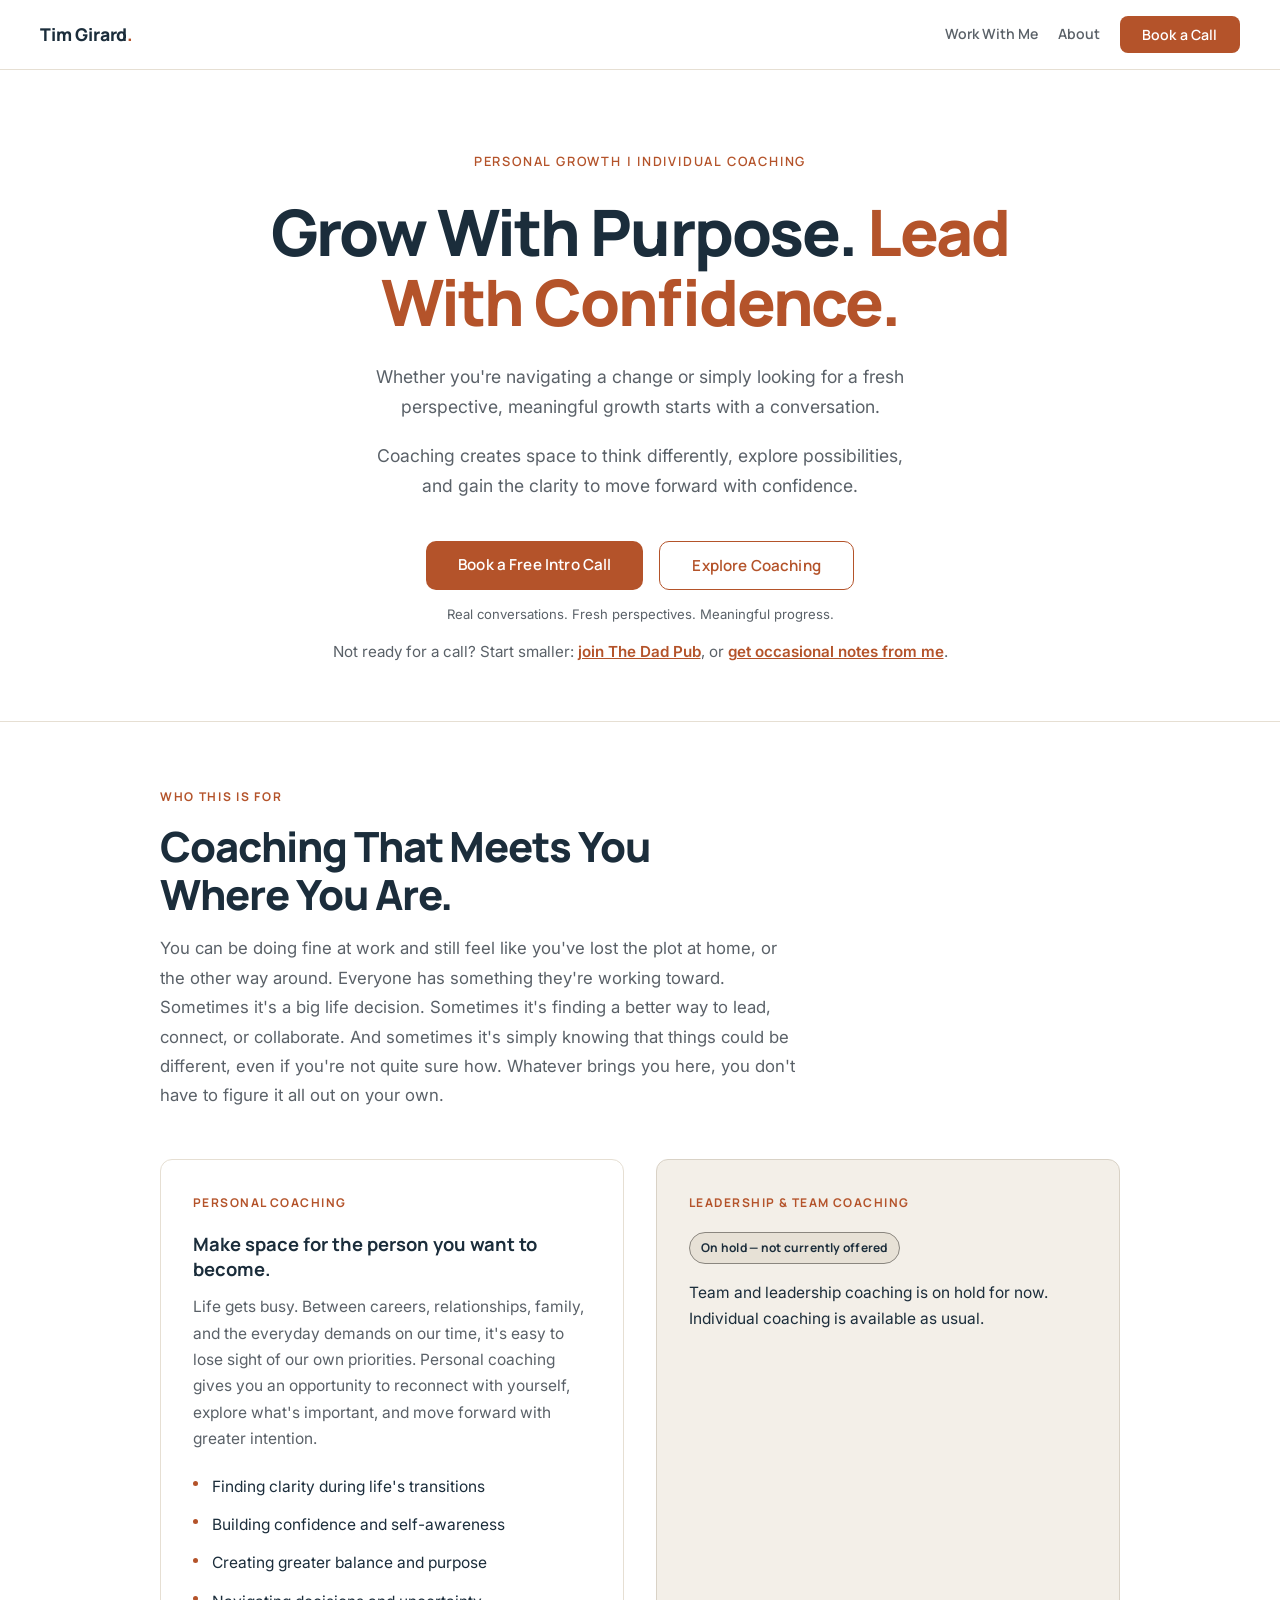
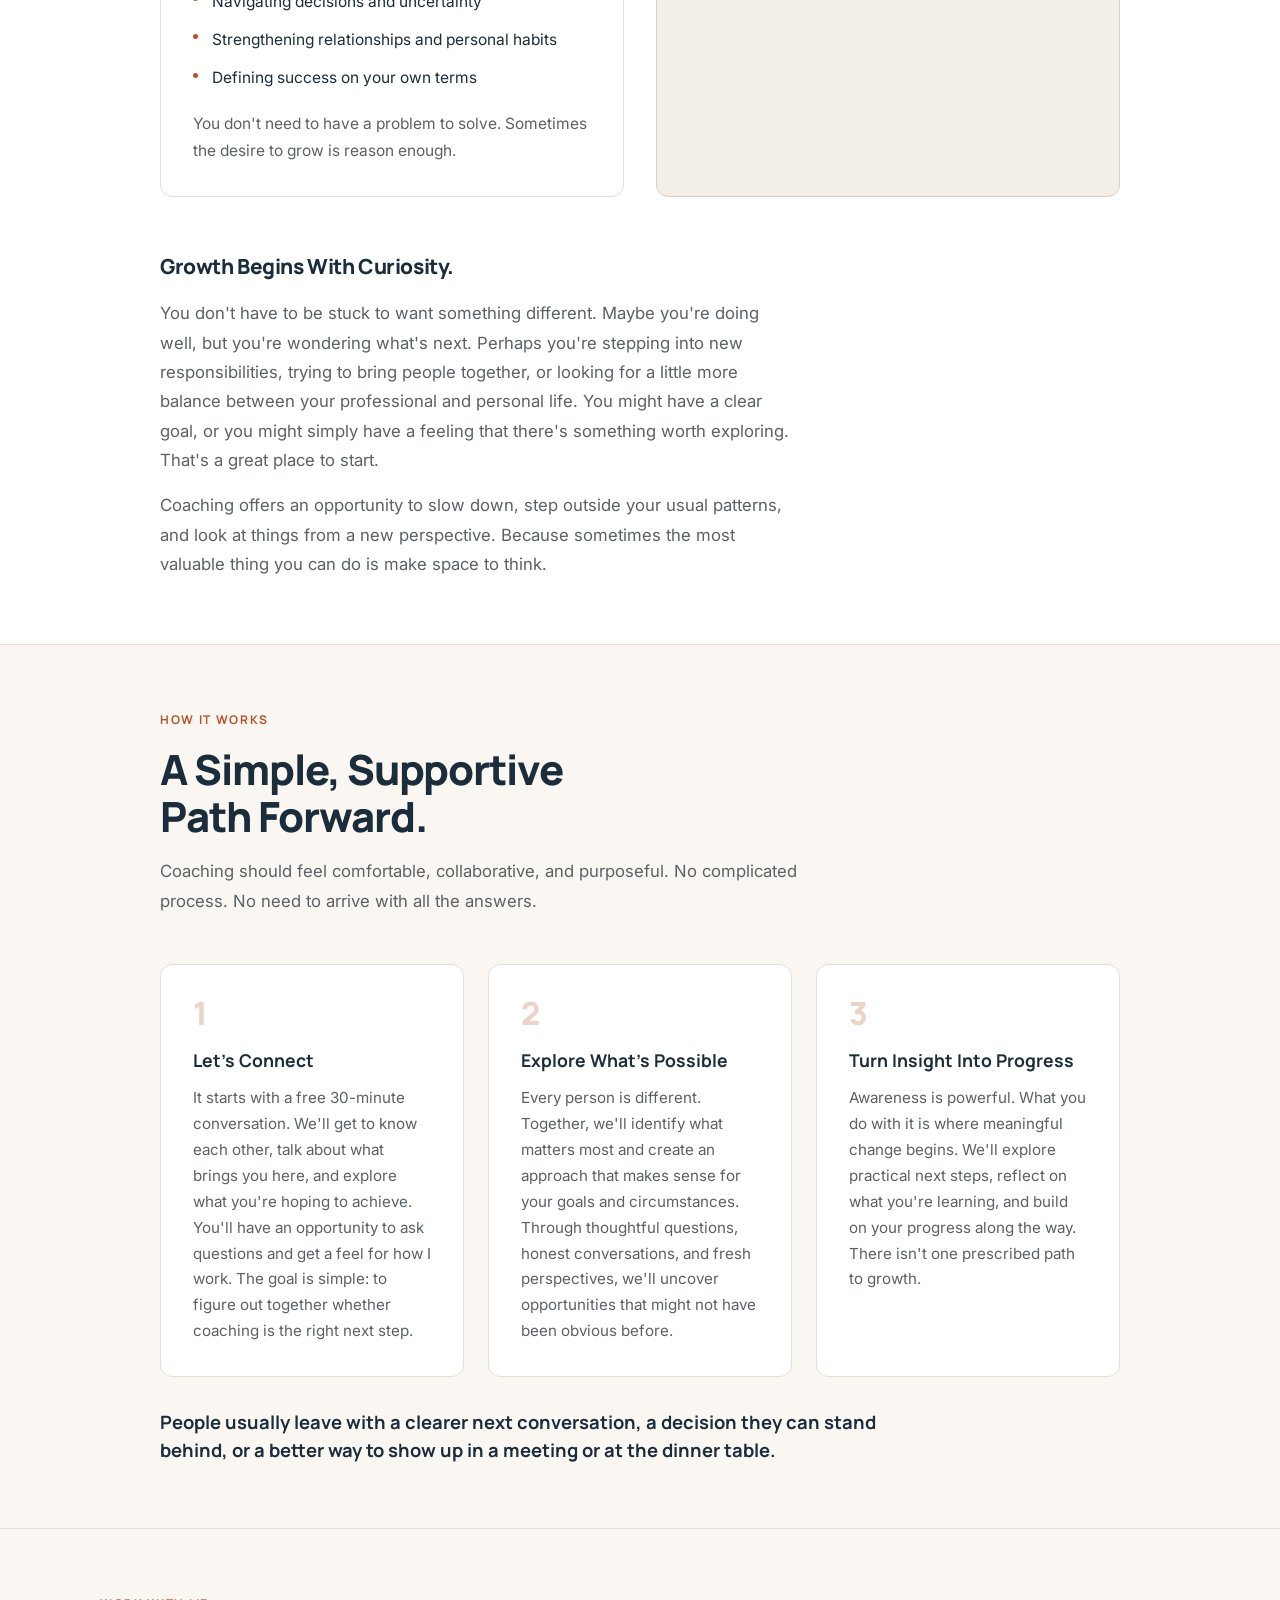
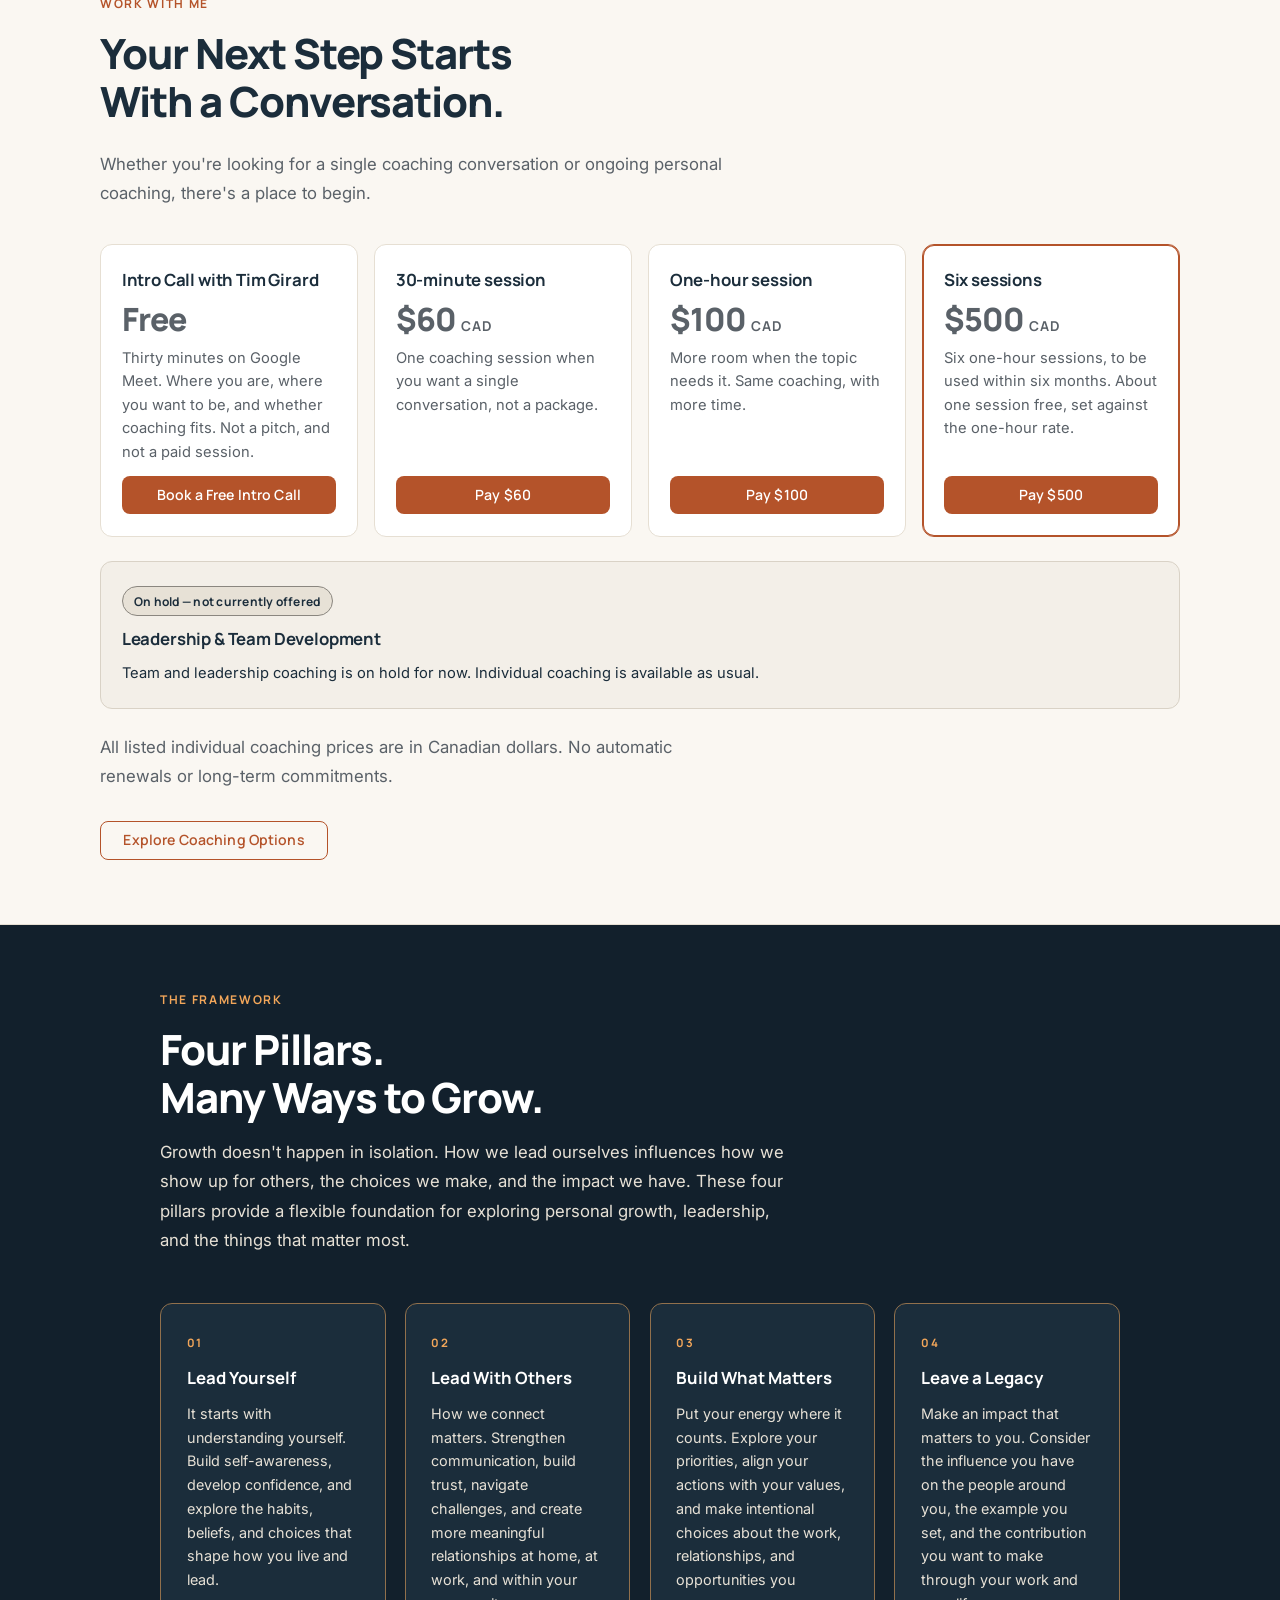
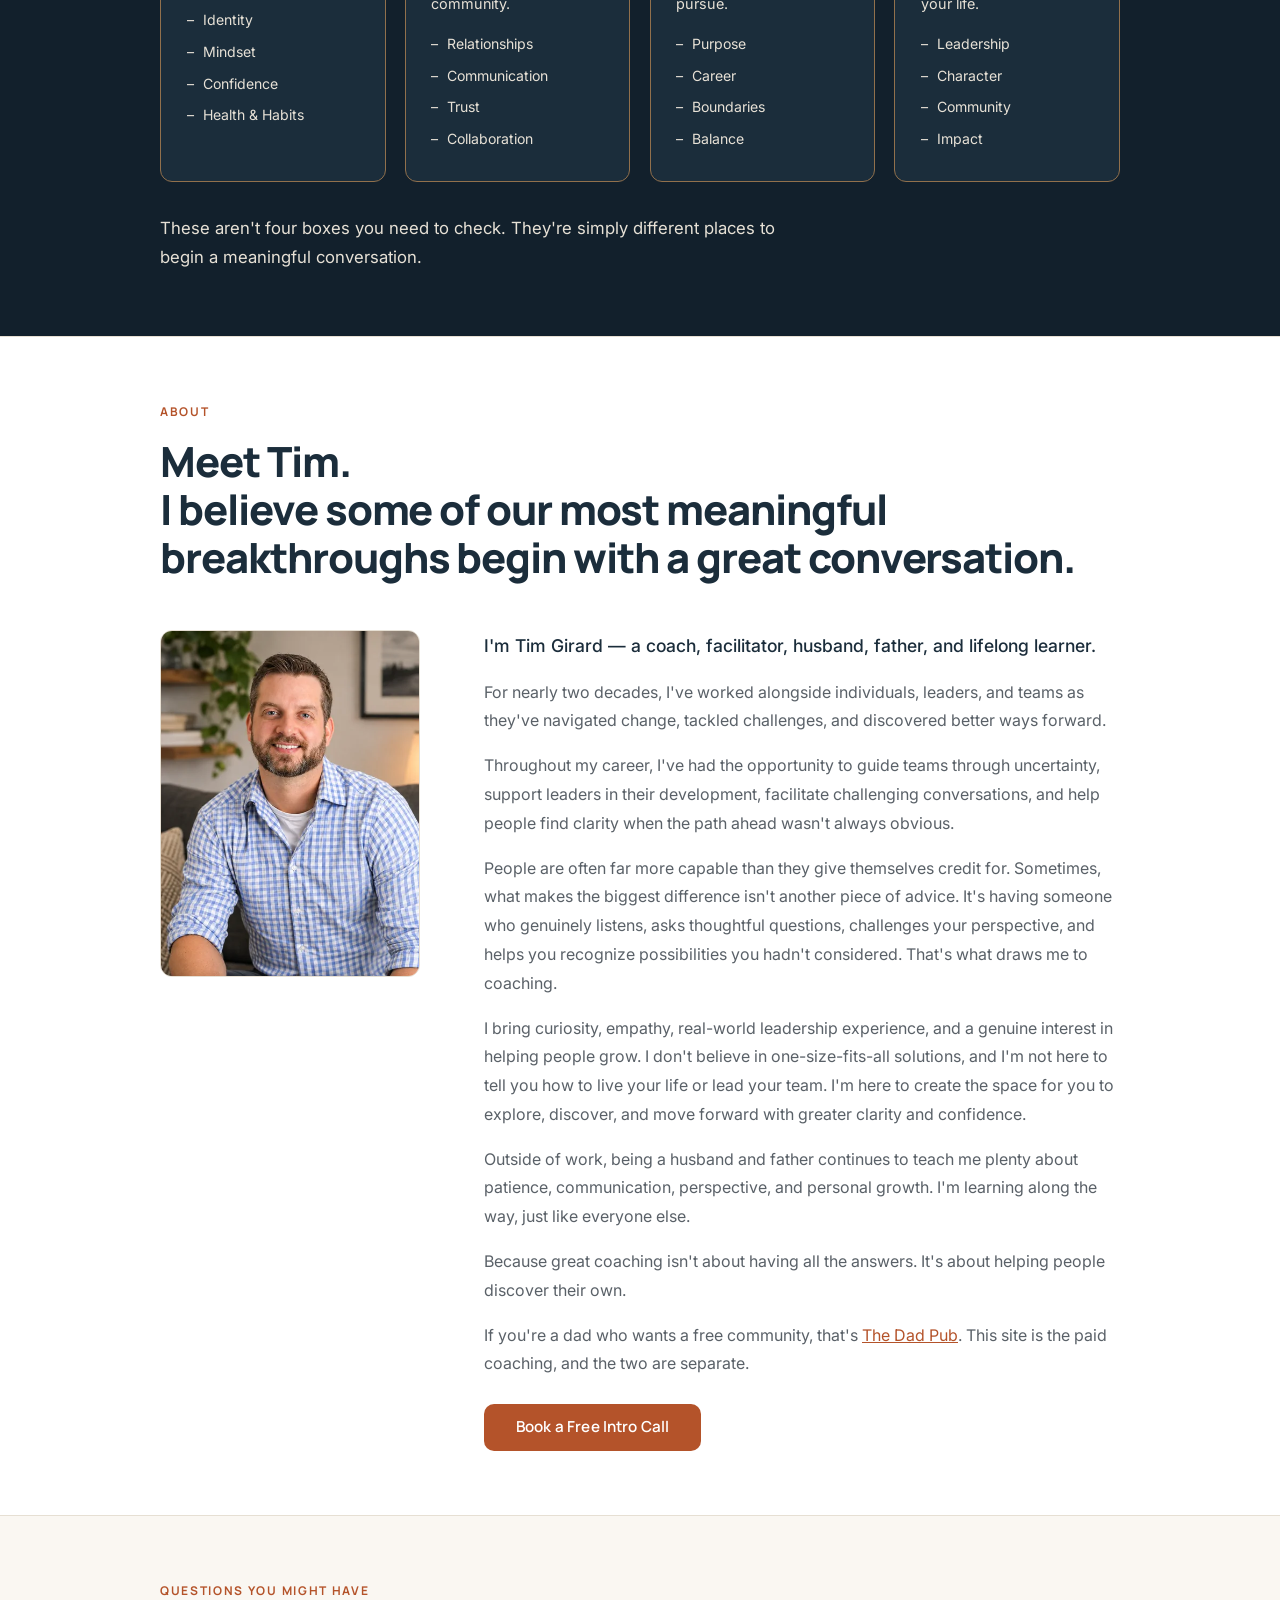
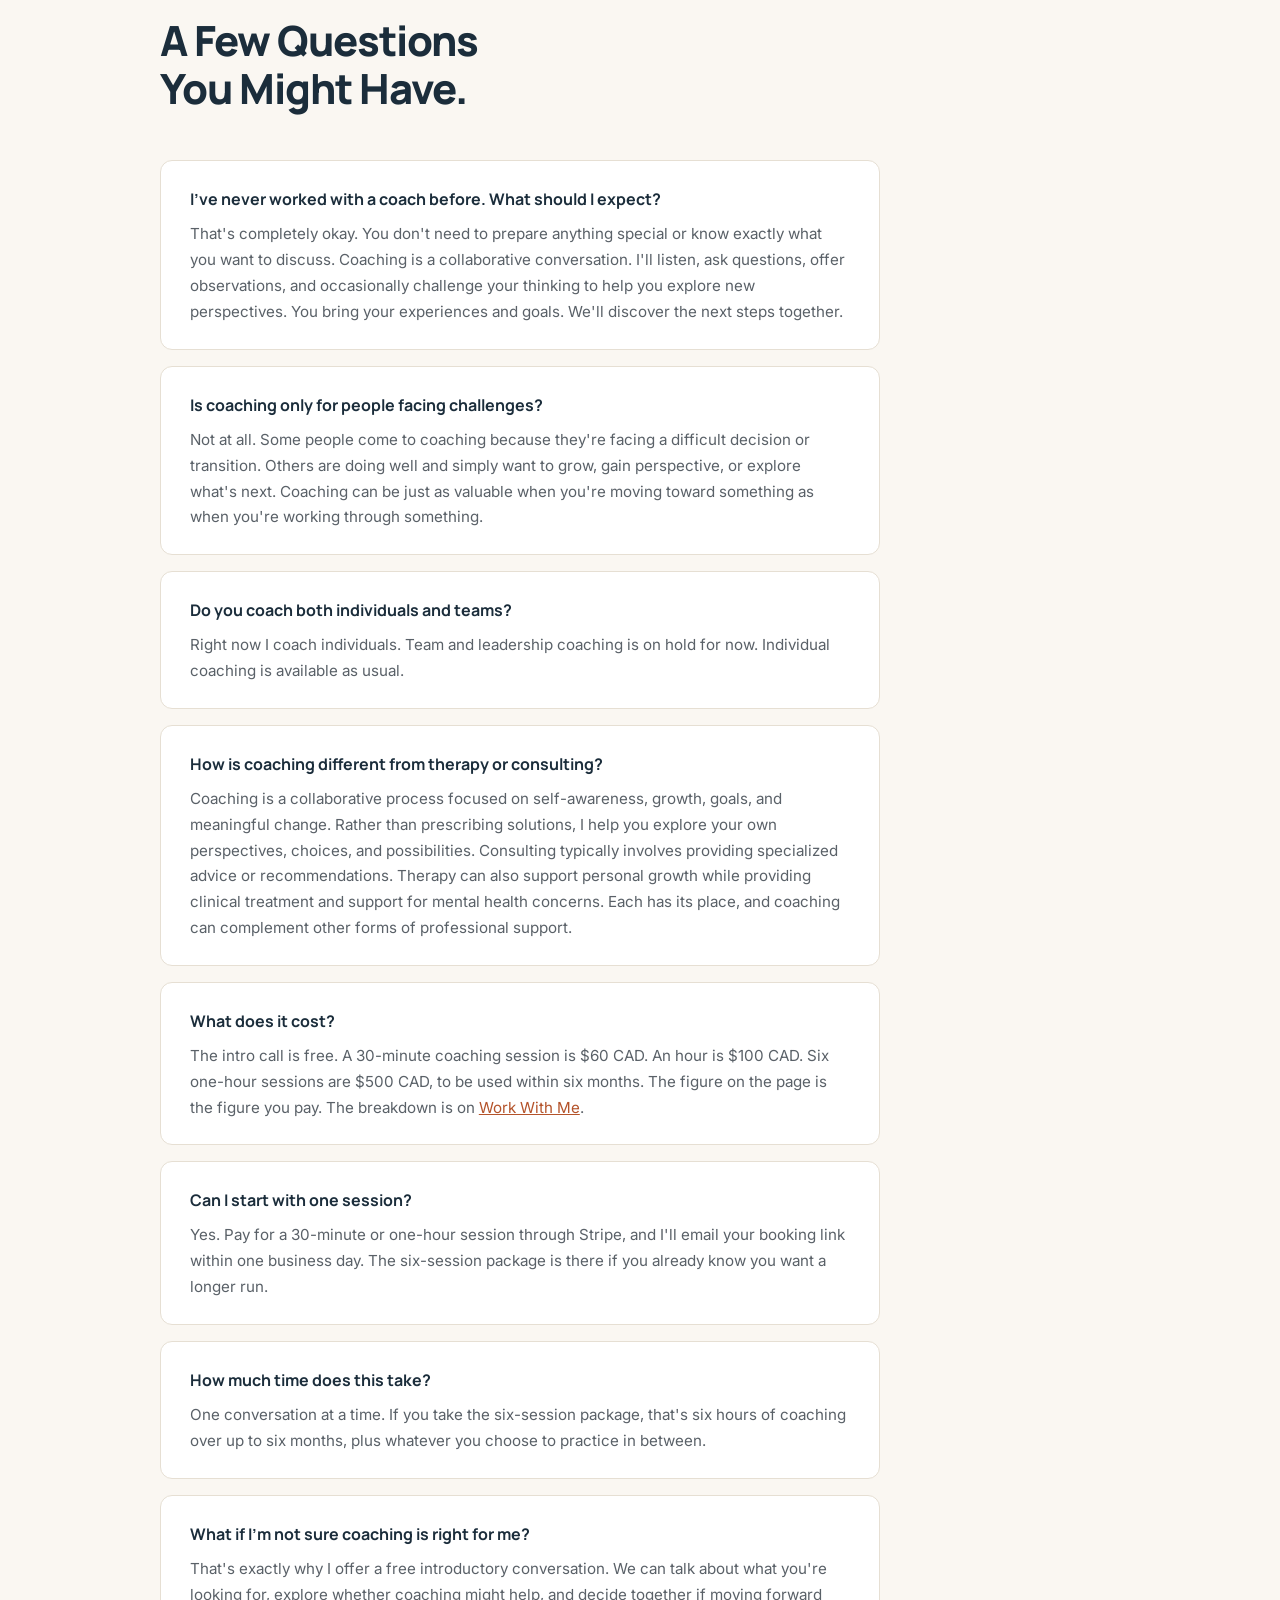
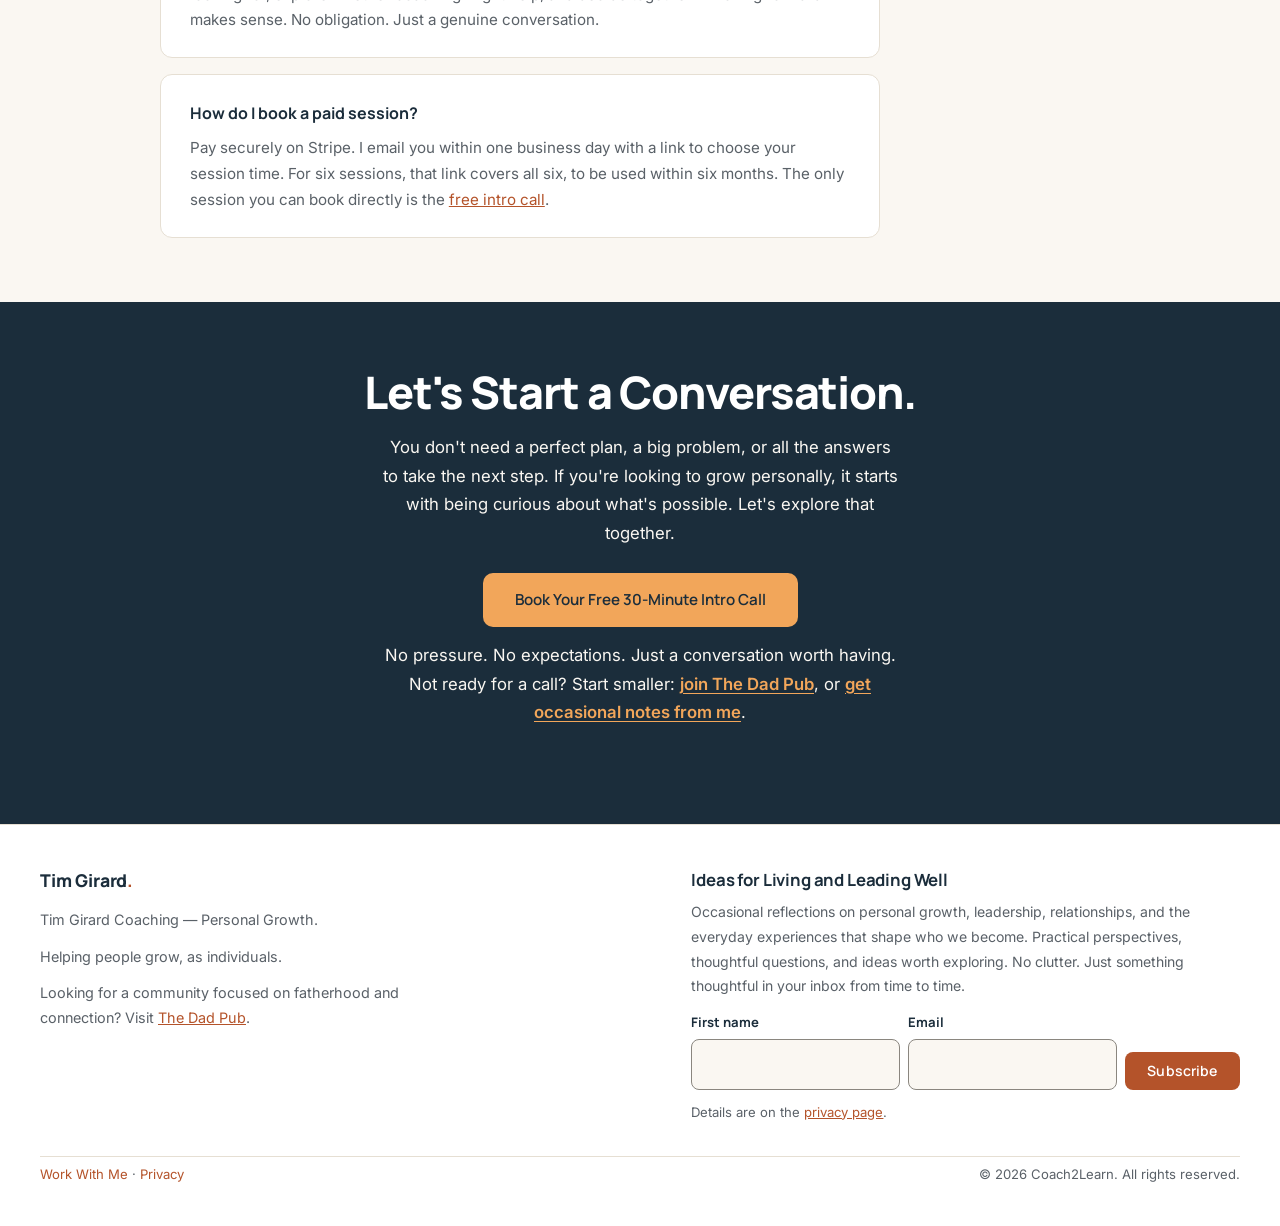
<file: index.html>
<!DOCTYPE html>
<html lang="en-CA">
<head>
  <meta charset="UTF-8" />
  <meta name="viewport" content="width=device-width, initial-scale=1.0" />
  <title>Tim Girard Coaching | Personal Growth</title>
  <meta name="description" content="Coaching with Tim Girard for individuals. A free 30-minute intro call on Google Meet. Clear prices in Canadian dollars." />
  <link rel="canonical" href="https://coach2learn.ca/" />
  <meta property="og:title" content="Tim Girard Coaching" />
  <meta property="og:description" content="Helping people grow, one conversation at a time. Individual coaching with Tim Girard." />
  <meta property="og:type" content="website" />
  <meta property="og:url" content="https://coach2learn.ca/" />
  <meta property="og:image" content="https://coach2learn.ca/images/tim-girard-960.jpg" />
  <link rel="preconnect" href="https://fonts.googleapis.com" />
  <link rel="preconnect" href="https://fonts.gstatic.com" crossorigin />
  <link href="https://fonts.googleapis.com/css2?family=Manrope:wght@300;400;500;600;700;800&family=Inter:wght@300;400;500&family=Newsreader:ital,wght@1,400;1,500&display=swap" rel="stylesheet" />
  <link rel="stylesheet" href="styles.css" />
</head>
<body>
  <a class="skip" href="#main">Skip to content</a>
  <nav>
    <a class="logo" href="/">Tim Girard<span>.</span></a>
    <div class="nav-links">
      <a href="/work-with-me">Work With Me</a>
      <a href="#about">About</a>
      <a class="btn btn-accent" href="https://calendly.com/coach2learn/30min" target="_blank" rel="noopener noreferrer">Book a Call</a>
    </div>
  </nav>

  <main id="main">
    <section class="hero">
      <p class="eyebrow">Personal Growth | Individual Coaching</p>
      <h1>Grow With Purpose. <em>Lead With Confidence.</em></h1>
      <p class="sub">Whether you're navigating a change or simply looking for a fresh perspective, meaningful growth starts with a conversation.</p>
      <p class="sub">Coaching creates space to think differently, explore possibilities, and gain the clarity to move forward with confidence.</p>
      <div class="hero-actions">
        <a class="btn btn-accent btn-lg" href="https://calendly.com/coach2learn/30min" target="_blank" rel="noopener noreferrer">Book a Free Intro Call</a>
        <a class="btn btn-outline btn-lg" href="#how">Explore Coaching</a>
      </div>
      <p class="btn-note">Real conversations. Fresh perspectives. Meaningful progress.</p>
      <p class="softer-start">Not ready for a call? Start smaller: <a href="https://thedadpub.com" target="_blank" rel="noopener noreferrer">join The Dad Pub</a>, or <a href="#signup">get occasional notes from me</a>.</p>
    </section>

    <section class="section" style="background: var(--white); border-bottom: 1px solid var(--border);">
      <div class="section-inner">
        <p class="section-label">Who This Is For</p>
        <h2 class="section-title">Coaching That Meets You<br>Where You Are.</h2>
        <p class="section-body">You can be doing fine at work and still feel like you've lost the plot at home, or the other way around. Everyone has something they're working toward. Sometimes it's a big life decision. Sometimes it's finding a better way to lead, connect, or collaborate. And sometimes it's simply knowing that things could be different, even if you're not quite sure how. Whatever brings you here, you don't have to figure it all out on your own.</p>
        <div class="who-grid">
          <div class="who-card">
            <p class="card-label">Personal Coaching</p>
            <h3>Make space for the person you want to become.</h3>
            <p>Life gets busy. Between careers, relationships, family, and the everyday demands on our time, it's easy to lose sight of our own priorities. Personal coaching gives you an opportunity to reconnect with yourself, explore what's important, and move forward with greater intention.</p>
            <ul>
              <li>Finding clarity during life's transitions</li>
              <li>Building confidence and self-awareness</li>
              <li>Creating greater balance and purpose</li>
              <li>Navigating decisions and uncertainty</li>
              <li>Strengthening relationships and personal habits</li>
              <li>Defining success on your own terms</li>
            </ul>
            <p>You don't need to have a problem to solve. Sometimes the desire to grow is reason enough.</p>
          </div>
          <div class="who-card on-hold">
            <p class="card-label">Leadership &amp; Team Coaching</p>
            <p class="hold-badge">On hold — not currently offered</p>
            <p>Team and leadership coaching is on hold for now. Individual coaching is available as usual.</p>
          </div>
        </div>
        <h3 class="section-subhead">Growth Begins With Curiosity.</h3>
        <p class="section-body">You don't have to be stuck to want something different. Maybe you're doing well, but you're wondering what's next. Perhaps you're stepping into new responsibilities, trying to bring people together, or looking for a little more balance between your professional and personal life. You might have a clear goal, or you might simply have a feeling that there's something worth exploring. That's a great place to start.</p>
        <p class="section-body">Coaching offers an opportunity to slow down, step outside your usual patterns, and look at things from a new perspective. Because sometimes the most valuable thing you can do is make space to think.</p>
      </div>
    </section>

    <section class="section" id="how" style="border-bottom: 1px solid var(--border);">
      <div class="section-inner">
        <p class="section-label">How It Works</p>
        <h2 class="section-title">A Simple, Supportive<br>Path Forward.</h2>
        <p class="section-body">Coaching should feel comfortable, collaborative, and purposeful. No complicated process. No need to arrive with all the answers.</p>
        <div class="steps-grid">
          <div class="step-card">
            <div class="step-num">1</div>
            <h3>Let's Connect</h3>
            <p>It starts with a free 30-minute conversation. We'll get to know each other, talk about what brings you here, and explore what you're hoping to achieve. You'll have an opportunity to ask questions and get a feel for how I work. The goal is simple: to figure out together whether coaching is the right next step.</p>
          </div>
          <div class="step-card">
            <div class="step-num">2</div>
            <h3>Explore What's Possible</h3>
            <p>Every person is different. Together, we'll identify what matters most and create an approach that makes sense for your goals and circumstances. Through thoughtful questions, honest conversations, and fresh perspectives, we'll uncover opportunities that might not have been obvious before.</p>
          </div>
          <div class="step-card">
            <div class="step-num">3</div>
            <h3>Turn Insight Into Progress</h3>
            <p>Awareness is powerful. What you do with it is where meaningful change begins. We'll explore practical next steps, reflect on what you're learning, and build on your progress along the way. There isn't one prescribed path to growth.</p>
          </div>
        </div>
        <p class="outcomes">People usually leave with a clearer next conversation, a decision they can stand behind, or a better way to show up in a meeting or at the dinner table.</p>
      </div>
    </section>

    <section class="section" id="offers" style="border-bottom: 1px solid var(--border);">
      <div class="section-inner wide">
        <p class="section-label">Work With Me</p>
        <h2 class="section-title">Your Next Step Starts<br>With a Conversation.</h2>
        <p class="section-body">Whether you're looking for a single coaching conversation or ongoing personal coaching, there's a place to begin.</p>
        <div class="price-grid">
          <article class="price-card" id="intro">
            <h2>Intro Call with Tim Girard</h2>
            <p class="amount">Free</p>
            <p>Thirty minutes on Google Meet. Where you are, where you want to be, and whether coaching fits. Not a pitch, and not a paid session.</p>
            <div class="price-actions">
              <a class="btn btn-accent" href="https://calendly.com/coach2learn/30min" target="_blank" rel="noopener noreferrer">Book a Free Intro Call</a>
            </div>
          </article>

          <article class="price-card" id="stripe-60">
            <h2>30-minute session</h2>
            <p class="amount">$60 <span>CAD</span></p>
            <p>One coaching session when you want a single conversation, not a package.</p>
            <div class="price-actions">
              <a class="btn btn-accent" href="https://buy.stripe.com/14A00k4j54ER40F11X9Zm00" target="_blank" rel="noopener noreferrer">Pay $60</a>
            </div>
          </article>

          <article class="price-card" id="stripe-100">
            <h2>One-hour session</h2>
            <p class="amount">$100 <span>CAD</span></p>
            <p>More room when the topic needs it. Same coaching, with more time.</p>
            <div class="price-actions">
              <a class="btn btn-accent" href="https://buy.stripe.com/dRm3cw02P2wJbt75id9Zm01" target="_blank" rel="noopener noreferrer">Pay $100</a>
            </div>
          </article>

          <article class="price-card featured" id="stripe-500">
            <h2>Six sessions</h2>
            <p class="amount">$500 <span>CAD</span></p>
            <p>Six one-hour sessions, to be used within six months. About one session free, set against the one-hour rate.</p>
            <div class="price-actions">
              <a class="btn btn-accent" href="https://buy.stripe.com/6oU3cw4j5dbn1Sx2619Zm02" target="_blank" rel="noopener noreferrer">Pay $500</a>
            </div>
          </article>
        </div>

        <article class="price-card on-hold" id="team" style="margin-top: 1.5rem;">
          <p class="hold-badge">On hold — not currently offered</p>
          <h2>Leadership &amp; Team Development</h2>
          <p>Team and leadership coaching is on hold for now. Individual coaching is available as usual.</p>
        </article>

        <p class="section-body">All listed individual coaching prices are in Canadian dollars. No automatic renewals or long-term commitments.</p>
        <p class="section-actions"><a class="btn btn-outline" href="/work-with-me">Explore Coaching Options</a></p>
      </div>
    </section>

    <section class="section pillars-bg">
      <div class="section-inner">
        <p class="section-label">The Framework</p>
        <h2 class="section-title">Four Pillars.<br>Many Ways to Grow.</h2>
        <p class="section-body">Growth doesn't happen in isolation. How we lead ourselves influences how we show up for others, the choices we make, and the impact we have. These four pillars provide a flexible foundation for exploring personal growth, leadership, and the things that matter most.</p>
        <div class="pillar-grid">
          <div class="pillar-card">
            <p class="p-num">01</p>
            <h3>Lead Yourself</h3>
            <p>It starts with understanding yourself. Build self-awareness, develop confidence, and explore the habits, beliefs, and choices that shape how you live and lead.</p>
            <ul><li>Identity</li><li>Mindset</li><li>Confidence</li><li>Health &amp; Habits</li></ul>
          </div>
          <div class="pillar-card">
            <p class="p-num">02</p>
            <h3>Lead With Others</h3>
            <p>How we connect matters. Strengthen communication, build trust, navigate challenges, and create more meaningful relationships at home, at work, and within your community.</p>
            <ul><li>Relationships</li><li>Communication</li><li>Trust</li><li>Collaboration</li></ul>
          </div>
          <div class="pillar-card">
            <p class="p-num">03</p>
            <h3>Build What Matters</h3>
            <p>Put your energy where it counts. Explore your priorities, align your actions with your values, and make intentional choices about the work, relationships, and opportunities you pursue.</p>
            <ul><li>Purpose</li><li>Career</li><li>Boundaries</li><li>Balance</li></ul>
          </div>
          <div class="pillar-card">
            <p class="p-num">04</p>
            <h3>Leave a Legacy</h3>
            <p>Make an impact that matters to you. Consider the influence you have on the people around you, the example you set, and the contribution you want to make through your work and your life.</p>
            <ul><li>Leadership</li><li>Character</li><li>Community</li><li>Impact</li></ul>
          </div>
        </div>
        <p class="section-body">These aren't four boxes you need to check. They're simply different places to begin a meaningful conversation.</p>
      </div>
    </section>

    <section class="section" id="about" style="background: var(--white); border-top: 1px solid var(--border); border-bottom: 1px solid var(--border);">
      <div class="section-inner">
        <p class="section-label">About</p>
        <h2 class="section-title">Meet Tim.<br>I believe some of our most meaningful breakthroughs begin with a great conversation.</h2>
        <div class="about-grid">
          <picture>
            <source type="image/webp" srcset="images/tim-girard-480.webp 480w, images/tim-girard-960.webp 960w" sizes="(max-width: 680px) min(420px, calc(100vw - 2.5rem)), 260px" />
            <img class="headshot" src="images/tim-girard-960.jpg" srcset="images/tim-girard-480.jpg 480w, images/tim-girard-960.jpg 960w" sizes="(max-width: 680px) min(420px, calc(100vw - 2.5rem)), 260px" alt="Tim Girard" width="960" height="1330" loading="lazy" decoding="async" />
          </picture>
          <div class="about-text">
            <p class="lead">I'm Tim Girard — a coach, facilitator, husband, father, and lifelong learner.</p>
            <p>For nearly two decades, I've worked alongside individuals, leaders, and teams as they've navigated change, tackled challenges, and discovered better ways forward.</p>
            <p>Throughout my career, I've had the opportunity to guide teams through uncertainty, support leaders in their development, facilitate challenging conversations, and help people find clarity when the path ahead wasn't always obvious.</p>
            <p>People are often far more capable than they give themselves credit for. Sometimes, what makes the biggest difference isn't another piece of advice. It's having someone who genuinely listens, asks thoughtful questions, challenges your perspective, and helps you recognize possibilities you hadn't considered. That's what draws me to coaching.</p>
            <p>I bring curiosity, empathy, real-world leadership experience, and a genuine interest in helping people grow. I don't believe in one-size-fits-all solutions, and I'm not here to tell you how to live your life or lead your team. I'm here to create the space for you to explore, discover, and move forward with greater clarity and confidence.</p>
            <p>Outside of work, being a husband and father continues to teach me plenty about patience, communication, perspective, and personal growth. I'm learning along the way, just like everyone else.</p>
            <p>Because great coaching isn't about having all the answers. It's about helping people discover their own.</p>
            <p>If you're a dad who wants a free community, that's <a href="https://thedadpub.com" target="_blank" rel="noopener noreferrer">The Dad Pub</a>. This site is the paid coaching, and the two are separate.</p>
            <a class="btn btn-accent btn-lg" href="https://calendly.com/coach2learn/30min" target="_blank" rel="noopener noreferrer">Book a Free Intro Call</a>
          </div>
        </div>
      </div>
    </section>

    <section class="section" id="faq">
      <div class="section-inner">
        <p class="section-label">Questions You Might Have</p>
        <h2 class="section-title">A Few Questions<br>You Might Have.</h2>
        <div class="faq-list">
          <div class="faq-item">
            <h3>I've never worked with a coach before. What should I expect?</h3>
            <p>That's completely okay. You don't need to prepare anything special or know exactly what you want to discuss. Coaching is a collaborative conversation. I'll listen, ask questions, offer observations, and occasionally challenge your thinking to help you explore new perspectives. You bring your experiences and goals. We'll discover the next steps together.</p>
          </div>
          <div class="faq-item">
            <h3>Is coaching only for people facing challenges?</h3>
            <p>Not at all. Some people come to coaching because they're facing a difficult decision or transition. Others are doing well and simply want to grow, gain perspective, or explore what's next. Coaching can be just as valuable when you're moving toward something as when you're working through something.</p>
          </div>
          <div class="faq-item">
            <h3>Do you coach both individuals and teams?</h3>
            <p>Right now I coach individuals. Team and leadership coaching is on hold for now. Individual coaching is available as usual.</p>
          </div>
          <div class="faq-item">
            <h3>How is coaching different from therapy or consulting?</h3>
            <p>Coaching is a collaborative process focused on self-awareness, growth, goals, and meaningful change. Rather than prescribing solutions, I help you explore your own perspectives, choices, and possibilities. Consulting typically involves providing specialized advice or recommendations. Therapy can also support personal growth while providing clinical treatment and support for mental health concerns. Each has its place, and coaching can complement other forms of professional support.</p>
          </div>
          <div class="faq-item">
            <h3>What does it cost?</h3>
            <p>The intro call is free. A 30-minute coaching session is $60 CAD. An hour is $100 CAD. Six one-hour sessions are $500 CAD, to be used within six months. The figure on the page is the figure you pay. The breakdown is on <a href="/work-with-me">Work With Me</a>.</p>
          </div>
          <div class="faq-item">
            <h3>Can I start with one session?</h3>
            <p>Yes. Pay for a 30-minute or one-hour session through Stripe, and I'll email your booking link within one business day. The six-session package is there if you already know you want a longer run.</p>
          </div>
          <div class="faq-item">
            <h3>How much time does this take?</h3>
            <p>One conversation at a time. If you take the six-session package, that's six hours of coaching over up to six months, plus whatever you choose to practice in between.</p>
          </div>
          <div class="faq-item">
            <h3>What if I'm not sure coaching is right for me?</h3>
            <p>That's exactly why I offer a free introductory conversation. We can talk about what you're looking for, explore whether coaching might help, and decide together if moving forward makes sense. No obligation. Just a genuine conversation.</p>
          </div>
          <div class="faq-item">
            <h3>How do I book a paid session?</h3>
            <p>Pay securely on Stripe. I email you within one business day with a link to choose your session time. For six sessions, that link covers all six, to be used within six months. The only session you can book directly is the <a href="https://calendly.com/coach2learn/30min" target="_blank" rel="noopener noreferrer">free intro call</a>.</p>
          </div>
        </div>
      </div>
    </section>

    <section class="cta-banner">
      <h2>Let's Start a Conversation.</h2>
      <p>You don't need a perfect plan, a big problem, or all the answers to take the next step. If you're looking to grow personally, it starts with being curious about what's possible. Let's explore that together.</p>
      <a class="btn-white" href="https://calendly.com/coach2learn/30min" target="_blank" rel="noopener noreferrer">Book Your Free 30-Minute Intro Call</a>
      <p class="btn-note">No pressure. No expectations. Just a conversation worth having.</p>
      <p class="cta-softer">Not ready for a call? Start smaller: <a href="https://thedadpub.com" target="_blank" rel="noopener noreferrer">join The Dad Pub</a>, or <a href="#signup">get occasional notes from me</a>.</p>
    </section>
  </main>

  <footer>
    <div class="footer-brand">
      <a class="logo" href="/">Tim Girard<span>.</span></a>
      <p>Tim Girard Coaching — Personal Growth.</p>
      <p>Helping people grow, as individuals.</p>
      <p>Looking for a community focused on fatherhood and connection? Visit <a href="https://thedadpub.com" target="_blank" rel="noopener noreferrer">The Dad Pub</a>.</p>
    </div>
    <form class="newsletter" id="signup" method="post" action="https://assets.mailerlite.com/jsonp/2775209/forms/203960973231392575/subscribe">
      <h2>Ideas for Living and Leading Well</h2>
      <p class="hint">Occasional reflections on personal growth, leadership, relationships, and the everyday experiences that shape who we become. Practical perspectives, thoughtful questions, and ideas worth exploring. No clutter. Just something thoughtful in your inbox from time to time.</p>
      <div class="newsletter-row">
        <div class="newsletter-field">
          <label for="newsletter-name">First name</label>
          <input id="newsletter-name" name="fields[name]" type="text" required autocomplete="given-name" />
        </div>
        <div class="newsletter-field">
          <label for="newsletter-email">Email</label>
          <input id="newsletter-email" name="fields[email]" type="email" required autocomplete="email" inputmode="email" />
        </div>
        <button class="btn btn-accent" type="submit">Subscribe</button>
      </div>
      <input type="hidden" name="ml-submit" value="1" />
      <input type="hidden" name="anticsrf" value="true" />
      <p class="form-status" role="status" aria-live="polite"></p>
      <p class="newsletter-privacy">Details are on the <a href="/privacy#email-notes">privacy page</a>.</p>
    </form>
    <div class="footer-meta">
      <p><a href="/work-with-me">Work With Me</a> · <a href="/privacy">Privacy</a></p>
      <p>© 2026 Coach2Learn. All rights reserved.</p>
    </div>
  </footer>
  <script src="site.js" defer></script>
</body>
</html>
</file>
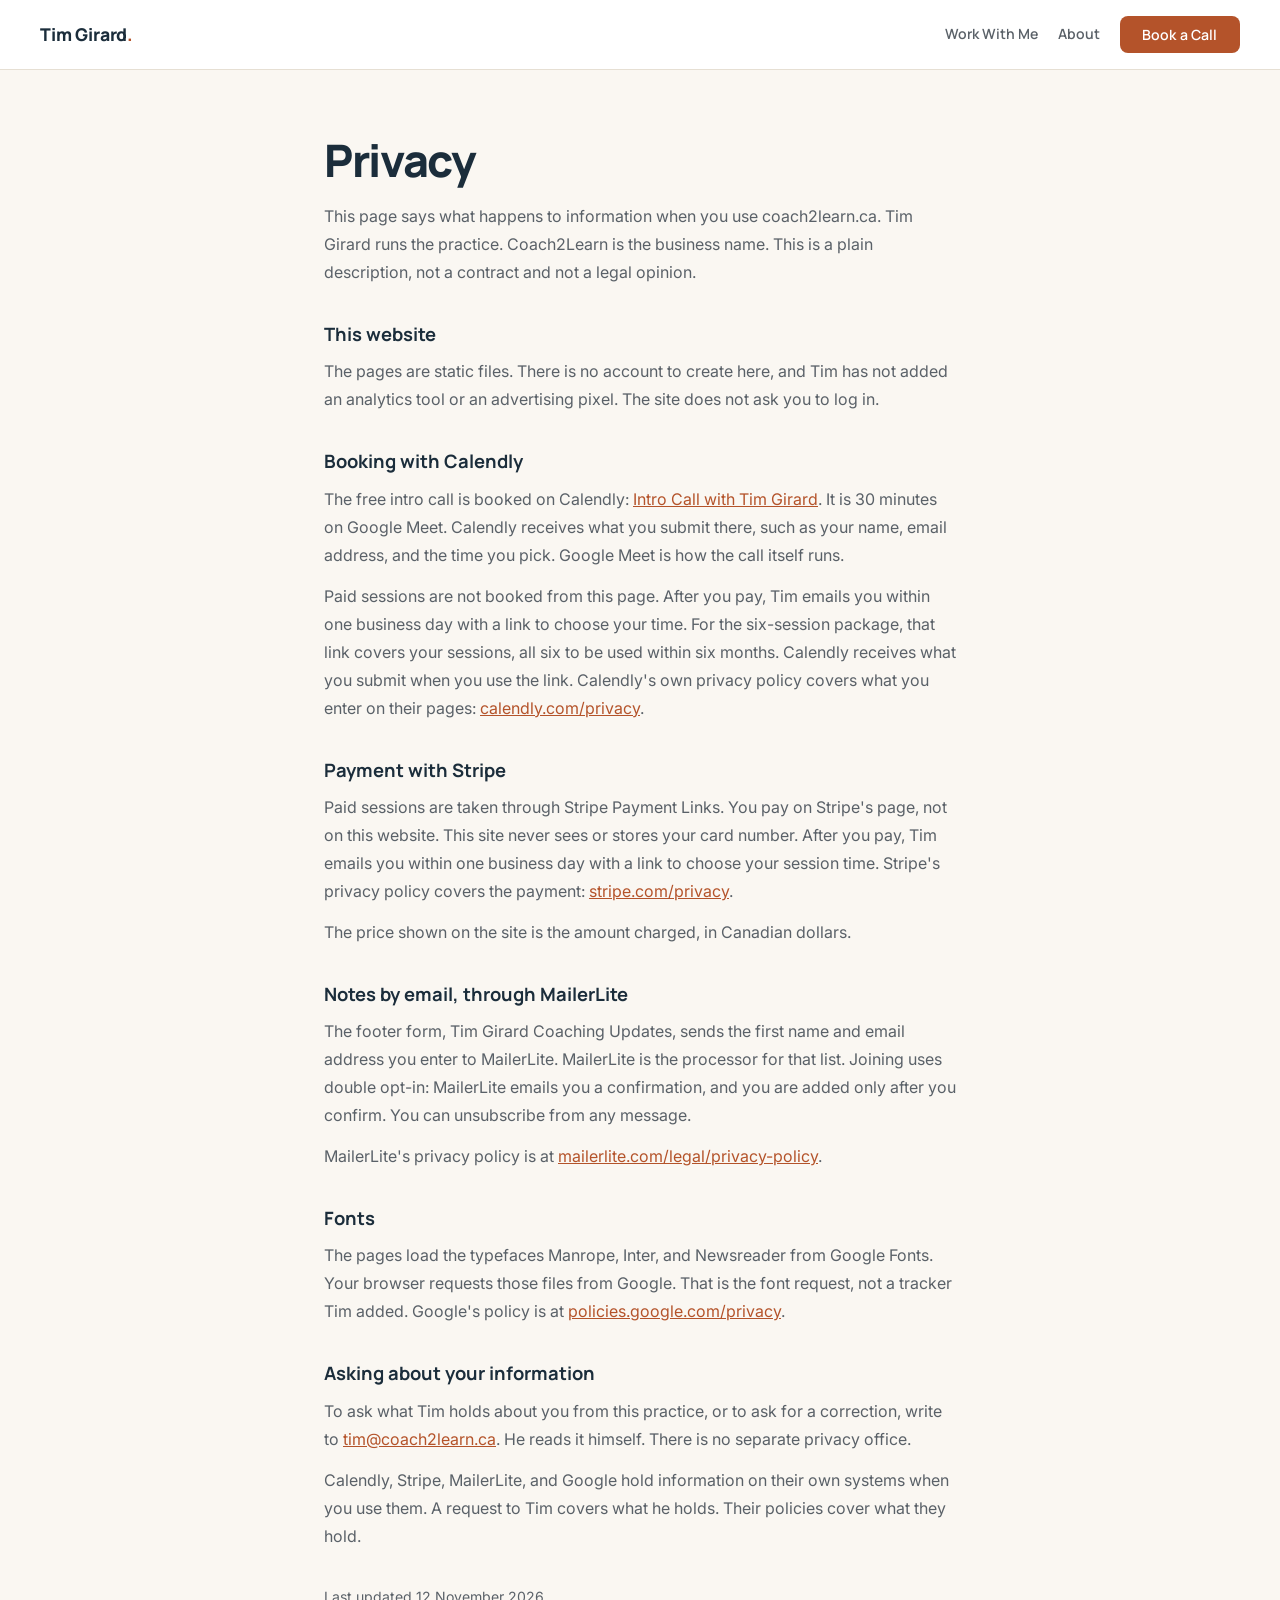
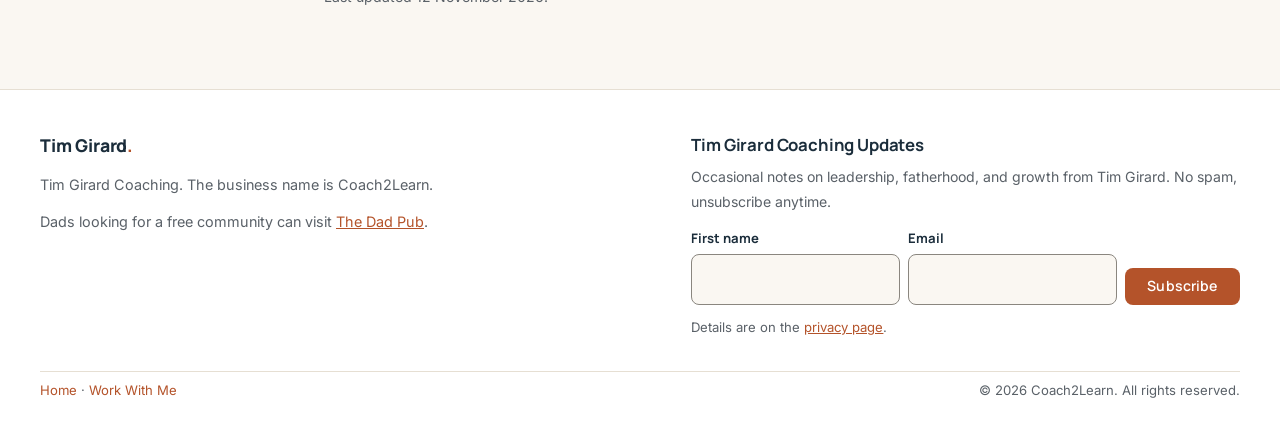
<file: privacy.html>
<!DOCTYPE html>
<html lang="en-CA">
<head>
  <meta charset="UTF-8" />
  <meta name="viewport" content="width=device-width, initial-scale=1.0" />
  <title>Privacy | Tim Girard Coaching</title>
  <meta name="description" content="What coach2learn.ca does with information: Calendly for booking, Stripe for payment, MailerLite if you join the list, and Google Fonts. No analytics tracker on this site." />
  <link rel="canonical" href="https://coach2learn.ca/privacy" />
  <meta property="og:title" content="Privacy | Tim Girard Coaching" />
  <meta property="og:description" content="A plain account of what this site does with information." />
  <meta property="og:type" content="website" />
  <meta property="og:url" content="https://coach2learn.ca/privacy" />
  <link rel="preconnect" href="https://fonts.googleapis.com" />
  <link rel="preconnect" href="https://fonts.gstatic.com" crossorigin />
  <link href="https://fonts.googleapis.com/css2?family=Manrope:wght@300;400;500;600;700;800&family=Inter:wght@300;400;500&family=Newsreader:ital,wght@1,400;1,500&display=swap" rel="stylesheet" />
  <link rel="stylesheet" href="styles.css" />
</head>
<body>
  <a class="skip" href="#main">Skip to content</a>
  <nav>
    <a class="logo" href="/">Tim Girard<span>.</span></a>
    <div class="nav-links">
      <a href="/work-with-me">Work With Me</a>
      <a href="/#about">About</a>
      <a class="btn btn-accent" href="https://calendly.com/coach2learn/30min" target="_blank" rel="noopener noreferrer">Book a Call</a>
    </div>
  </nav>

  <main id="main" class="prose">
    <h1>Privacy</h1>
    <p>This page says what happens to information when you use coach2learn.ca. Tim Girard runs the practice. Coach2Learn is the business name. This is a plain description, not a contract and not a legal opinion.</p>

    <h2>This website</h2>
    <p>The pages are static files. There is no account to create here, and Tim has not added an analytics tool or an advertising pixel. The site does not ask you to log in.</p>

    <h2>Booking with Calendly</h2>
    <p>The free intro call is booked on Calendly: <a href="https://calendly.com/coach2learn/30min" target="_blank" rel="noopener noreferrer">Intro Call with Tim Girard</a>. It is 30 minutes on Google Meet. Calendly receives what you submit there, such as your name, email address, and the time you pick. Google Meet is how the call itself runs.</p>
    <p>Paid sessions are not booked from this page. After you pay, Tim emails you within one business day with a link to choose your time. For the six-session package, that link covers your sessions, all six to be used within six months. Calendly receives what you submit when you use the link. Calendly's own privacy policy covers what you enter on their pages: <a href="https://calendly.com/privacy" target="_blank" rel="noopener noreferrer">calendly.com/privacy</a>.</p>

    <h2>Payment with Stripe</h2>
    <p>Paid sessions are taken through Stripe Payment Links. You pay on Stripe's page, not on this website. This site never sees or stores your card number. After you pay, Tim emails you within one business day with a link to choose your session time. Stripe's privacy policy covers the payment: <a href="https://stripe.com/privacy" target="_blank" rel="noopener noreferrer">stripe.com/privacy</a>.</p>
    <p>The price shown on the site is the amount charged, in Canadian dollars.</p>

    <h2 id="email-notes">Notes by email, through MailerLite</h2>
    <p>The footer form, Tim Girard Coaching Updates, sends the first name and email address you enter to MailerLite. MailerLite is the processor for that list. Joining uses double opt-in: MailerLite emails you a confirmation, and you are added only after you confirm. You can unsubscribe from any message.</p>
    <p>MailerLite's privacy policy is at <a href="https://www.mailerlite.com/legal/privacy-policy" target="_blank" rel="noopener noreferrer">mailerlite.com/legal/privacy-policy</a>.</p>

    <h2>Fonts</h2>
    <p>The pages load the typefaces Manrope, Inter, and Newsreader from Google Fonts. Your browser requests those files from Google. That is the font request, not a tracker Tim added. Google's policy is at <a href="https://policies.google.com/privacy" target="_blank" rel="noopener noreferrer">policies.google.com/privacy</a>.</p>

    <h2>Asking about your information</h2>
    <p id="privacy-email">To ask what Tim holds about you from this practice, or to ask for a correction, write to <a href="mailto:tim@coach2learn.ca">tim@coach2learn.ca</a>. He reads it himself. There is no separate privacy office.</p>
    <p>Calendly, Stripe, MailerLite, and Google hold information on their own systems when you use them. A request to Tim covers what he holds. Their policies cover what they hold.</p>

    <p class="updated">Last updated 12 November 2026.</p>
  </main>

  <footer>
    <div class="footer-brand">
      <a class="logo" href="/">Tim Girard<span>.</span></a>
      <p>Tim Girard Coaching. The business name is Coach2Learn.</p>
      <p>Dads looking for a free community can visit <a href="https://thedadpub.com" target="_blank" rel="noopener noreferrer">The Dad Pub</a>.</p>
    </div>
    <form class="newsletter" method="post" action="https://assets.mailerlite.com/jsonp/2775209/forms/203960973231392575/subscribe">
      <h2>Tim Girard Coaching Updates</h2>
      <p class="hint">Occasional notes on leadership, fatherhood, and growth from Tim Girard. No spam, unsubscribe anytime.</p>
      <div class="newsletter-row">
        <div class="newsletter-field">
          <label for="newsletter-name">First name</label>
          <input id="newsletter-name" name="fields[name]" type="text" required autocomplete="given-name" />
        </div>
        <div class="newsletter-field">
          <label for="newsletter-email">Email</label>
          <input id="newsletter-email" name="fields[email]" type="email" required autocomplete="email" inputmode="email" />
        </div>
        <button class="btn btn-accent" type="submit">Subscribe</button>
      </div>
      <input type="hidden" name="ml-submit" value="1" />
      <input type="hidden" name="anticsrf" value="true" />
      <p class="form-status" role="status" aria-live="polite"></p>
      <p class="newsletter-privacy">Details are on the <a href="/privacy#email-notes">privacy page</a>.</p>
    </form>
    <div class="footer-meta">
      <p><a href="/">Home</a> · <a href="/work-with-me">Work With Me</a></p>
      <p>© 2026 Coach2Learn. All rights reserved.</p>
    </div>
  </footer>
  <script src="site.js" defer></script>
</body>
</html>
</file>
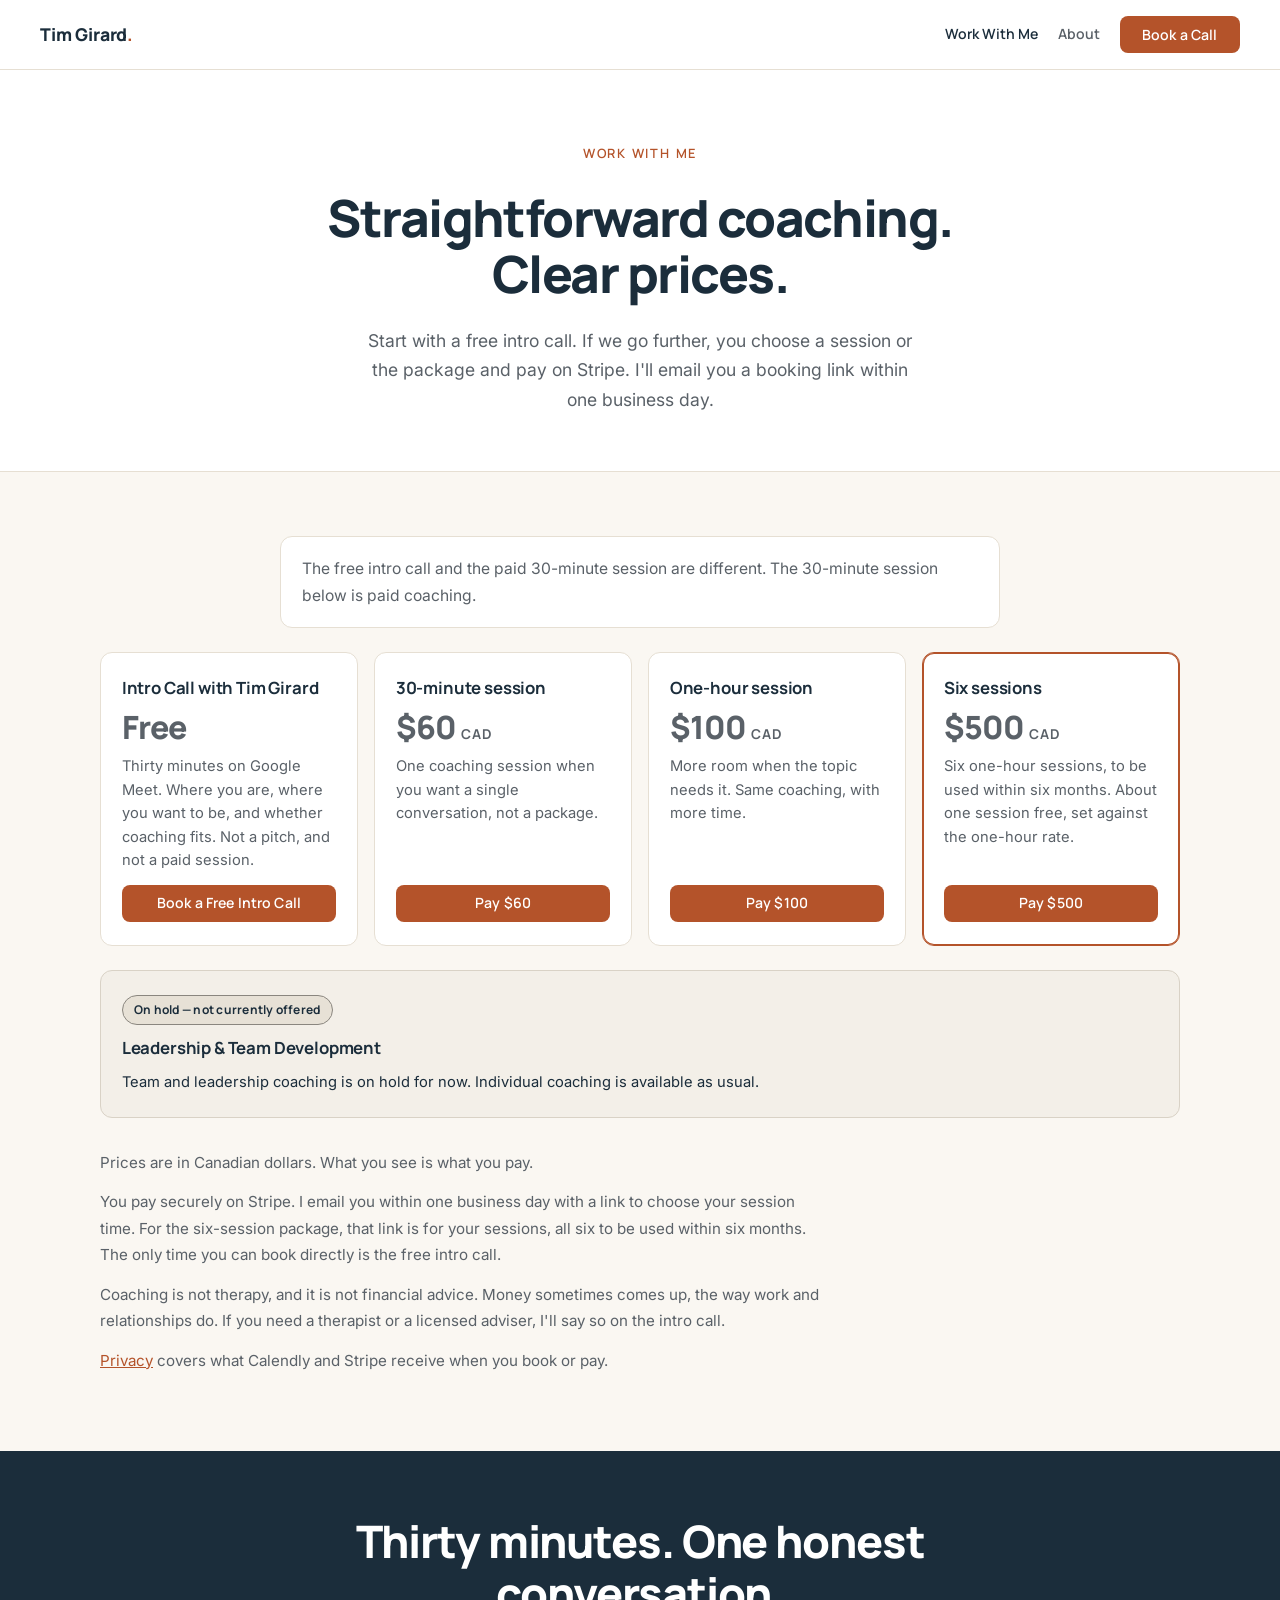
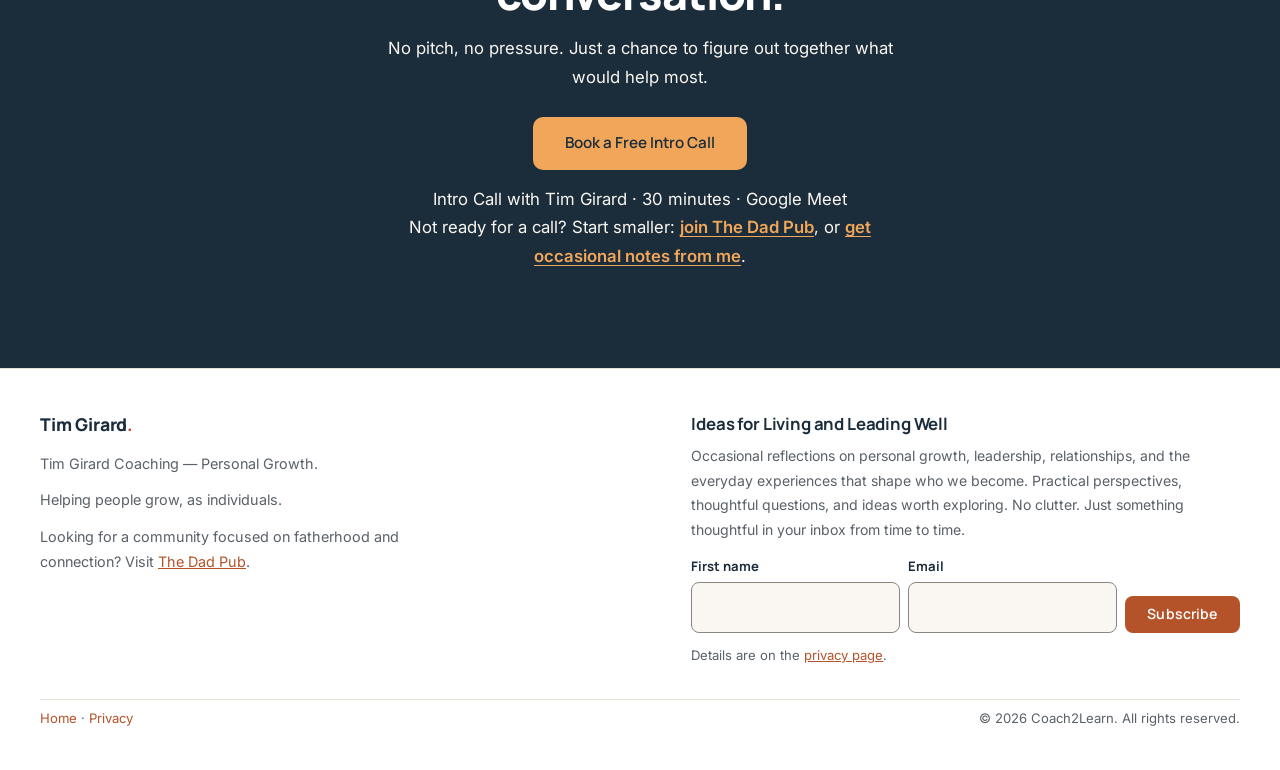
<file: work-with-me.html>
<!DOCTYPE html>
<html lang="en-CA">
<head>
  <meta charset="UTF-8" />
  <meta name="viewport" content="width=device-width, initial-scale=1.0" />
  <title>Work With Me | Tim Girard Coaching</title>
  <meta name="description" content="Free intro call, 30-minute session $60 CAD, one-hour session $100 CAD, six sessions $500 CAD. Pay on Stripe. Tim emails a booking link within one business day. Prices are the full amount." />
  <link rel="canonical" href="https://coach2learn.ca/work-with-me" />
  <meta property="og:title" content="Work With Me | Tim Girard Coaching" />
  <meta property="og:description" content="A free 30-minute intro call, then straightforward session prices in Canadian dollars." />
  <meta property="og:type" content="website" />
  <meta property="og:url" content="https://coach2learn.ca/work-with-me" />
  <link rel="preconnect" href="https://fonts.googleapis.com" />
  <link rel="preconnect" href="https://fonts.gstatic.com" crossorigin />
  <link href="https://fonts.googleapis.com/css2?family=Manrope:wght@300;400;500;600;700;800&family=Inter:wght@300;400;500&family=Newsreader:ital,wght@1,400;1,500&display=swap" rel="stylesheet" />
  <link rel="stylesheet" href="styles.css" />
</head>
<body>
  <a class="skip" href="#main">Skip to content</a>
  <nav>
    <a class="logo" href="/">Tim Girard<span>.</span></a>
    <div class="nav-links">
      <a href="/work-with-me" aria-current="page">Work With Me</a>
      <a href="/#about">About</a>
      <a class="btn btn-accent" href="https://calendly.com/coach2learn/30min" target="_blank" rel="noopener noreferrer">Book a Call</a>
    </div>
  </nav>

  <main id="main">
    <section class="page-hero">
      <p class="eyebrow">Work With Me</p>
      <h1>Straightforward coaching. Clear prices.</h1>
      <p class="sub">Start with a free intro call. If we go further, you choose a session or the package and pay on Stripe. I'll email you a booking link within one business day.</p>
    </section>

    <section class="section">
      <div class="section-inner wide">
        <p class="notice">The free intro call and the paid 30-minute session are different. The 30-minute session below is paid coaching.</p>
        <div class="price-grid">
          <article class="price-card" id="intro">
            <h2>Intro Call with Tim Girard</h2>
            <p class="amount">Free</p>
            <p>Thirty minutes on Google Meet. Where you are, where you want to be, and whether coaching fits. Not a pitch, and not a paid session.</p>
            <div class="price-actions">
              <a class="btn btn-accent" href="https://calendly.com/coach2learn/30min" target="_blank" rel="noopener noreferrer">Book a Free Intro Call</a>
            </div>
          </article>

          <article class="price-card" id="stripe-60">
            <h2>30-minute session</h2>
            <p class="amount">$60 <span>CAD</span></p>
            <p>One coaching session when you want a single conversation, not a package.</p>
            <div class="price-actions">
              <a class="btn btn-accent" href="https://buy.stripe.com/14A00k4j54ER40F11X9Zm00" target="_blank" rel="noopener noreferrer">Pay $60</a>
            </div>
          </article>

          <article class="price-card" id="stripe-100">
            <h2>One-hour session</h2>
            <p class="amount">$100 <span>CAD</span></p>
            <p>More room when the topic needs it. Same coaching, with more time.</p>
            <div class="price-actions">
              <a class="btn btn-accent" href="https://buy.stripe.com/dRm3cw02P2wJbt75id9Zm01" target="_blank" rel="noopener noreferrer">Pay $100</a>
            </div>
          </article>

          <article class="price-card featured" id="stripe-500">
            <h2>Six sessions</h2>
            <p class="amount">$500 <span>CAD</span></p>
            <p>Six one-hour sessions, to be used within six months. About one session free, set against the one-hour rate.</p>
            <div class="price-actions">
              <a class="btn btn-accent" href="https://buy.stripe.com/6oU3cw4j5dbn1Sx2619Zm02" target="_blank" rel="noopener noreferrer">Pay $500</a>
            </div>
          </article>
        </div>

        <article class="price-card on-hold" id="team" style="margin-top: 1.5rem;">
          <p class="hold-badge">On hold — not currently offered</p>
          <h2>Leadership &amp; Team Development</h2>
          <p>Team and leadership coaching is on hold for now. Individual coaching is available as usual.</p>
        </article>

        <div class="fine-print">
          <p>Prices are in Canadian dollars. What you see is what you pay.</p>
          <p>You pay securely on Stripe. I email you within one business day with a link to choose your session time. For the six-session package, that link is for your sessions, all six to be used within six months. The only time you can book directly is the free intro call.</p>
          <p>Coaching is not therapy, and it is not financial advice. Money sometimes comes up, the way work and relationships do. If you need a therapist or a licensed adviser, I'll say so on the intro call.</p>
          <p><a href="/privacy">Privacy</a> covers what Calendly and Stripe receive when you book or pay.</p>
        </div>
      </div>
    </section>

    <section class="cta-banner">
      <h2>Thirty minutes. One honest conversation.</h2>
      <p>No pitch, no pressure. Just a chance to figure out together what would help most.</p>
      <a class="btn-white" href="https://calendly.com/coach2learn/30min" target="_blank" rel="noopener noreferrer">Book a Free Intro Call</a>
      <p class="btn-note">Intro Call with Tim Girard · 30 minutes · Google Meet</p>
      <p class="cta-softer">Not ready for a call? Start smaller: <a href="https://thedadpub.com" target="_blank" rel="noopener noreferrer">join The Dad Pub</a>, or <a href="#signup">get occasional notes from me</a>.</p>
    </section>
  </main>

  <footer>
    <div class="footer-brand">
      <a class="logo" href="/">Tim Girard<span>.</span></a>
      <p>Tim Girard Coaching — Personal Growth.</p>
      <p>Helping people grow, as individuals.</p>
      <p>Looking for a community focused on fatherhood and connection? Visit <a href="https://thedadpub.com" target="_blank" rel="noopener noreferrer">The Dad Pub</a>.</p>
    </div>
    <form class="newsletter" id="signup" method="post" action="https://assets.mailerlite.com/jsonp/2775209/forms/203960973231392575/subscribe">
      <h2>Ideas for Living and Leading Well</h2>
      <p class="hint">Occasional reflections on personal growth, leadership, relationships, and the everyday experiences that shape who we become. Practical perspectives, thoughtful questions, and ideas worth exploring. No clutter. Just something thoughtful in your inbox from time to time.</p>
      <div class="newsletter-row">
        <div class="newsletter-field">
          <label for="newsletter-name">First name</label>
          <input id="newsletter-name" name="fields[name]" type="text" required autocomplete="given-name" />
        </div>
        <div class="newsletter-field">
          <label for="newsletter-email">Email</label>
          <input id="newsletter-email" name="fields[email]" type="email" required autocomplete="email" inputmode="email" />
        </div>
        <button class="btn btn-accent" type="submit">Subscribe</button>
      </div>
      <input type="hidden" name="ml-submit" value="1" />
      <input type="hidden" name="anticsrf" value="true" />
      <p class="form-status" role="status" aria-live="polite"></p>
      <p class="newsletter-privacy">Details are on the <a href="/privacy#email-notes">privacy page</a>.</p>
    </form>
    <div class="footer-meta">
      <p><a href="/">Home</a> · <a href="/privacy">Privacy</a></p>
      <p>© 2026 Coach2Learn. All rights reserved.</p>
    </div>
  </footer>
  <script src="site.js" defer></script>
</body>
</html>
</file>
<file: styles.css>
/* Tim Girard Coaching — palette A, Navy & Apricot.
   Navy #1B2D3B for text and dark cards; deep #12202C for the field and focus.
   Terracotta #B4532A for buttons, links, the logo dot, and marks (white text).
   Hover #9A4622. Cream #FAF7F2 page, white cards. The closing banner is navy,
   with an apricot button and a navy label. Apricot #F2A65A is also the highlight
   on dark sections; navy text whenever apricot is a fill. Hover #E8954A.
   Sage mist #D5E6DE is the text selection colour. The quote band uses the page cream.
   Dividers are warm cream-grey #E6DFD3. Stone #5A6168 for muted text.
   Manrope headlines, Inter body, Newsreader quote. */
*, *::before, *::after { box-sizing: border-box; margin: 0; padding: 0; }
:root {
  --bg: #FAF7F2;
  --white: #FFFFFF;
  --text: #1B2D3B;
  --muted: #5A6168;
  --border: #E6DFD3;
  /* Cream-grey darkened toward stone until the field edge clears 3:1. */
  --ui-line: #8A867F;
  --accent: #B4532A;
  --accent-hover: #9A4622;
  --on-accent: #FFFFFF;
  --apricot: #F2A65A;
  --apricot-hover: #E8954A;
  --on-apricot: #1B2D3B;
  --mist: #D5E6DE;
  --cta-text: #FAF7F2;
  --focus: #12202C;
  --mark: #B4532A;
  --note: #92400E;
  --pillars: #12202C;
  --pillar-card: #1B2D3B;
  /* Navy mixed with apricot until the card edge clears 3:1 on the card and the field. */
  --pillar-line: #91704C;
  --pillar-title: #FFFFFF;
  --pillar-body: #E7E1D6;
  --pillar-dash: #E7E1D6;
  --pillar-label: var(--apricot);
  --selection: var(--mist);
}
html { scroll-behavior: smooth; color-scheme: light; }
body {
  font-family: 'Inter', sans-serif;
  background: var(--bg);
  color: var(--text);
  line-height: 1.75;
  font-size: 1rem;
}
img { max-width: 100%; display: block; }
a { color: inherit; }
:focus-visible { outline: 2px solid var(--focus); outline-offset: 3px; }
.cta-banner :focus-visible { outline-color: var(--apricot); }
::selection { background: var(--selection); color: var(--text); }

.skip {
  position: absolute;
  left: 1rem;
  top: -4rem;
  background: var(--white);
  color: var(--text);
  padding: 0.5rem 0.9rem;
  border-radius: 8px;
  z-index: 200;
  text-decoration: none;
  font-family: 'Manrope', sans-serif;
  font-weight: 600;
}
.skip:focus { top: 0.75rem; }

nav {
  background: var(--white);
  border-bottom: 1px solid var(--border);
  padding: 1rem 2.5rem;
  display: flex;
  justify-content: space-between;
  align-items: center;
  gap: 1rem 1.5rem;
  position: sticky;
  top: 0;
  z-index: 100;
  flex-wrap: wrap;
}
.logo {
  font-family: 'Manrope', sans-serif;
  font-weight: 800;
  font-size: 1.1rem;
  color: var(--text);
  letter-spacing: -0.01em;
  text-decoration: none;
  flex-shrink: 0;
}
.logo span { color: var(--accent); }
.nav-links {
  display: flex;
  align-items: center;
  gap: 1.25rem;
  margin-left: auto;
}
.nav-links a {
  font-family: 'Manrope', sans-serif;
  font-size: 0.88rem;
  font-weight: 600;
  text-decoration: none;
}
.nav-links a:not(.btn) { color: var(--muted); }
.nav-links a:not(.btn):hover,
.nav-links a:not(.btn)[aria-current="page"] { color: var(--text); }
/* .nav-links a is more specific than .btn-accent, so buttons keep their own text. */
.nav-links a.btn-accent,
.nav-links a.btn-accent:hover,
.nav-links a.btn-accent:focus-visible,
.nav-links a.btn-accent[aria-current="page"] { color: var(--on-accent); }
.nav-links a.btn-outline,
.nav-links a.btn-outline[aria-current="page"] { color: var(--accent); }
.nav-links a.btn-outline:hover,
.nav-links a.btn-outline:focus-visible { color: var(--on-accent); }

.btn {
  display: inline-block;
  font-family: 'Manrope', sans-serif;
  font-weight: 600;
  font-size: 0.88rem;
  text-decoration: none;
  text-align: center;
  padding: 0.6rem 1.4rem;
  border-radius: 8px;
  border: 0;
  cursor: pointer;
  transition: background 0.2s, color 0.2s, transform 0.2s;
  letter-spacing: 0.01em;
  line-height: 1.3;
}
.btn-accent { background: var(--accent); color: var(--on-accent); }
.btn-accent:hover { background: var(--accent-hover); color: var(--on-accent); transform: translateY(-1px); }
.btn-outline { background: transparent; color: var(--accent); border: 1.5px solid var(--accent); }
.btn-outline:hover { background: var(--accent); color: var(--on-accent); }
.btn-lg { padding: 0.85rem 2rem; font-size: 0.95rem; border-radius: 10px; }
.btn-white {
  background: var(--apricot);
  color: var(--on-apricot);
  font-family: 'Manrope', sans-serif;
  font-weight: 600;
  font-size: 0.95rem;
  text-decoration: none;
  padding: 0.85rem 2rem;
  border-radius: 10px;
  transition: background 0.2s, color 0.2s, transform 0.2s;
  display: inline-block;
}
.btn-white:hover { background: var(--apricot-hover); color: var(--on-apricot); transform: translateY(-1px); }
.btn-note { font-size: 0.82rem; color: var(--muted); margin-top: 0.8rem; }
.softer-start {
  max-width: 640px;
  margin: 0.9rem auto 0;
  font-size: 0.95rem;
  line-height: 1.6;
  color: var(--muted);
}
.softer-start a:not(.btn) { color: var(--accent); font-weight: 600; }
.outcomes {
  margin-top: 2rem;
  max-width: 720px;
  font-family: 'Manrope', sans-serif;
  font-size: 1.15rem;
  font-weight: 700;
  line-height: 1.5;
  color: var(--text);
}

.hero {
  background: var(--white);
  padding: 5rem 2rem 3.5rem;
  text-align: center;
  border-bottom: 1px solid var(--border);
}
.page-hero {
  background: var(--white);
  padding: 4.5rem 2rem 3.5rem;
  text-align: center;
  border-bottom: 1px solid var(--border);
}
.hero .eyebrow,
.page-hero .eyebrow {
  font-family: 'Manrope', sans-serif;
  font-size: 0.8rem;
  font-weight: 600;
  letter-spacing: 0.14em;
  text-transform: uppercase;
  color: var(--accent);
  margin-bottom: 1.5rem;
}
.hero h1,
.page-hero h1 {
  font-family: 'Manrope', sans-serif;
  font-size: clamp(2.4rem, 5.5vw, 4rem);
  font-weight: 800;
  line-height: 1.1;
  letter-spacing: -0.03em;
  color: var(--text);
  max-width: 760px;
  margin: 0 auto 1.5rem;
}
.page-hero h1 { font-size: clamp(2rem, 4.5vw, 3.2rem); }
.hero h1 em { font-style: normal; color: var(--accent); }
.hero .sub,
.page-hero .sub {
  font-size: 1.1rem;
  color: var(--muted);
  max-width: 560px;
  margin: 0 auto 2.5rem;
  font-weight: 400;
  line-height: 1.7;
}
.page-hero .sub { margin-bottom: 0; }
.hero .sub { margin-bottom: 1.25rem; }
.hero .sub + .sub { margin-bottom: 2.5rem; }
.hero-actions { display: flex; gap: 1rem; justify-content: center; flex-wrap: wrap; }

.section { padding: 4rem 2rem; }
.section-inner { max-width: 960px; margin: 0 auto; }
.section-inner.wide { max-width: 1080px; }
.section-label {
  font-family: 'Manrope', sans-serif;
  font-size: 0.75rem;
  font-weight: 700;
  letter-spacing: 0.14em;
  text-transform: uppercase;
  color: var(--accent);
  margin-bottom: 1rem;
}
.section-title {
  font-family: 'Manrope', sans-serif;
  font-size: clamp(1.7rem, 3.5vw, 2.6rem);
  font-weight: 800;
  letter-spacing: -0.025em;
  line-height: 1.15;
  color: var(--text);
  margin-bottom: 1rem;
}
.section-body { font-size: 1.05rem; color: var(--muted); max-width: 640px; line-height: 1.75; }
.section-body + .section-body { margin-top: 1rem; }
.pillar-grid + .section-body, .steps-grid + .section-body, .offer-row + .section-body { margin-top: 2rem; }
.section-subhead { font-family: 'Manrope', sans-serif; font-size: 1.3rem; font-weight: 800; letter-spacing: -0.02em; line-height: 1.25; color: var(--text); margin: 3.5rem 0 1.25rem; }
.section-body a:not(.btn) { color: var(--accent); }

.quote-section {
  background: var(--bg);
  padding: 5rem 2rem;
  border-top: 1px solid var(--border);
  border-bottom: 1px solid var(--border);
  text-align: center;
}
.quote-section blockquote {
  font-family: 'Newsreader', serif;
  font-style: italic;
  font-size: clamp(1.5rem, 3vw, 2.1rem);
  color: var(--text);
  max-width: 680px;
  margin: 0 auto 1.2rem;
  line-height: 1.5;
  font-weight: 400;
}
.quote-section figcaption {
  font-family: 'Manrope', sans-serif;
  font-size: 0.85rem;
  color: var(--muted);
  font-style: normal;
  letter-spacing: 0.06em;
}

.who-grid { display: grid; grid-template-columns: 1fr 1fr; gap: 2rem; margin-top: 3rem; }
.who-card { background: var(--white); border: 1px solid var(--border); border-radius: 12px; padding: 2rem; }
.who-card .card-label {
  font-family: 'Manrope', sans-serif;
  font-size: 0.75rem;
  font-weight: 700;
  letter-spacing: 0.12em;
  text-transform: uppercase;
  color: var(--accent);
  margin-bottom: 1.2rem;
}
.who-card h3 { font-family: 'Manrope', sans-serif; font-size: 1.15rem; font-weight: 700; line-height: 1.35; color: var(--text); margin-bottom: 0.8rem; }
.who-card p:not(.card-label) { font-size: 0.97rem; color: var(--muted); line-height: 1.7; margin-bottom: 1.25rem; }
.who-card p:last-child { margin-bottom: 0; }
.who-card ul { list-style: none; display: flex; flex-direction: column; gap: 0.7rem; margin: 0.25rem 0 1.25rem; }
.who-card ul li { font-size: 0.97rem; color: var(--text); padding-left: 1.2rem; position: relative; }
.who-card ul li::before {
  content: '';
  position: absolute;
  left: 0;
  top: 0.55em;
  width: 5px;
  height: 5px;
  border-radius: 50%;
  background: var(--accent);
}

.steps-grid { display: grid; grid-template-columns: repeat(auto-fit, minmax(240px, 1fr)); gap: 1.5rem; margin-top: 3rem; }
.step-card { background: var(--white); border: 1px solid var(--border); border-radius: 12px; padding: 2rem; }
.step-card .step-num {
  font-family: 'Manrope', sans-serif;
  font-weight: 800;
  font-size: 2rem;
  color: var(--accent);
  opacity: 0.25;
  line-height: 1;
  margin-bottom: 1rem;
}
.step-card h3 { font-family: 'Manrope', sans-serif; font-size: 1.1rem; font-weight: 700; margin-bottom: 0.6rem; }
.step-card p { font-size: 0.95rem; color: var(--muted); line-height: 1.7; }

.offer-row {
  display: grid;
  grid-template-columns: repeat(4, 1fr);
  gap: 1rem;
  margin-top: 2.2rem;
}
.offer-chip {
  display: block;
  background: var(--white);
  border: 1px solid var(--border);
  border-radius: 12px;
  padding: 1.25rem 1.15rem 1.2rem;
  text-decoration: none;
  color: var(--text);
  min-height: 100%;
}
.offer-chip:hover { border-color: var(--accent); }
.offer-chip .offer-name {
  font-family: 'Manrope', sans-serif;
  font-size: 0.75rem;
  font-weight: 700;
  letter-spacing: 0.08em;
  text-transform: uppercase;
  color: var(--muted);
}
.offer-chip .offer-price {
  display: block;
  font-family: 'Manrope', sans-serif;
  font-weight: 800;
  font-size: 1.7rem;
  letter-spacing: -0.03em;
  margin: 0.35rem 0 0.15rem;
}
.offer-chip .offer-detail { color: var(--muted); font-size: 0.88rem; line-height: 1.45; }
.section-actions { margin-top: 1.8rem; }

.pillars-bg { background: var(--pillars); }
.pillars-bg .section-title { color: var(--pillar-title); }
.pillars-bg .section-label { color: var(--pillar-label); }
.pillars-bg .section-body { color: var(--pillar-body); }
.pillar-grid { display: grid; grid-template-columns: repeat(auto-fit, minmax(210px, 1fr)); gap: 1.2rem; margin-top: 3rem; }
.pillar-card { background: var(--pillar-card); border: 1px solid var(--pillar-line); border-radius: 12px; padding: 1.8rem 1.6rem; }
.pillar-card .p-num {
  font-family: 'Manrope', sans-serif;
  font-size: 0.72rem;
  font-weight: 700;
  letter-spacing: 0.14em;
  text-transform: uppercase;
  color: var(--pillar-label);
  margin-bottom: 0.6rem;
}
.pillar-card h3 { font-family: 'Manrope', sans-serif; font-size: 1.05rem; font-weight: 700; color: var(--pillar-title); margin-bottom: 0.6rem; }
.pillar-card p:not(.p-num) { font-size: 0.9rem; color: var(--pillar-body); line-height: 1.65; margin-bottom: 1rem; }
.pillar-card ul { list-style: none; display: flex; flex-direction: column; gap: 0.45rem; }
.pillar-card ul li { font-size: 0.88rem; color: var(--pillar-body); padding-left: 1rem; position: relative; }
.pillar-card ul li::before { content: '–'; position: absolute; left: 0; color: var(--pillar-dash); }

.about-grid { display: grid; grid-template-columns: 260px 1fr; gap: 4rem; align-items: start; margin-top: 3rem; }
.about-grid picture { display: block; width: 100%; }
.headshot {
  width: 100%;
  height: auto;
  border-radius: 12px;
  border: 1px solid var(--border);
  aspect-ratio: 3 / 4;
  object-fit: cover;
  object-position: center 25%;
  background: var(--white);
}
.about-text p { font-size: 1rem; color: var(--muted); margin-bottom: 1rem; line-height: 1.8; }
.about-text p.lead { font-size: 1.1rem; color: var(--text); font-weight: 500; }
.about-text a:not(.btn) { color: var(--accent); }
.about-text .btn { margin-top: 0.6rem; }

.faq-list { max-width: 720px; margin-top: 3rem; display: flex; flex-direction: column; gap: 1rem; }
.faq-item { background: var(--white); border: 1px solid var(--border); border-radius: 12px; padding: 1.5rem 1.8rem; }
.faq-item h3 { font-family: 'Manrope', sans-serif; font-size: 1rem; font-weight: 700; margin-bottom: 0.5rem; }
.faq-item p { font-size: 0.95rem; color: var(--muted); line-height: 1.7; }
.faq-item a:not(.btn) { color: var(--accent); }

.notice {
  background: var(--white);
  border: 1px solid var(--border);
  border-radius: 12px;
  padding: 1.1rem 1.3rem;
  color: var(--muted);
  font-size: 0.98rem;
  max-width: 720px;
  margin: 0 auto 1.5rem;
}

.price-grid {
  display: grid;
  grid-template-columns: repeat(4, 1fr);
  gap: 1rem;
  margin-top: 0.5rem;
  align-items: stretch;
}
#offers .price-grid { margin-top: 2.2rem; }
#offers .section-inner > .section-body:not(:first-of-type) { margin-top: 1.5rem; }
.price-card {
  background: var(--white);
  border: 1px solid var(--border);
  border-radius: 12px;
  padding: 1.5rem 1.3rem 1.4rem;
  display: flex;
  flex-direction: column;
  gap: 0.75rem;
  scroll-margin-top: 5.5rem;
}
.price-card.featured { border-color: var(--accent); box-shadow: inset 0 0 0 1px var(--accent); }
.price-card h2 {
  font-family: 'Manrope', sans-serif;
  font-size: 1.05rem;
  font-weight: 700;
  letter-spacing: -0.01em;
  line-height: 1.3;
}
.price-card .amount {
  font-family: 'Manrope', sans-serif;
  font-weight: 800;
  font-size: 2rem;
  letter-spacing: -0.03em;
  line-height: 1;
}
.price-card .amount span {
  font-size: 0.85rem;
  font-weight: 700;
  letter-spacing: 0.06em;
  color: var(--muted);
}
.price-card p { font-size: 0.92rem; color: var(--muted); line-height: 1.6; }
.price-card.on-hold,
.who-card.on-hold {
  background: #F3EFE8;
  border-color: #D9D2C6;
}
.hold-badge {
  display: inline-block;
  align-self: flex-start;
  width: fit-content;
  margin: 0;
  font-family: 'Manrope', sans-serif;
  font-size: 0.75rem;
  font-weight: 700;
  letter-spacing: 0.02em;
  line-height: 1.35;
  color: var(--text);
  background: #E7E1D6;
  border: 1px solid var(--ui-line);
  border-radius: 999px;
  padding: 0.28rem 0.7rem;
}
.price-card.on-hold h2,
.price-card.on-hold p:not(.hold-badge),
.who-card.on-hold p:not(.card-label):not(.hold-badge) {
  color: var(--text);
}
.price-card.on-hold .hold-badge,
.who-card.on-hold .hold-badge {
  color: var(--text);
  font-size: 0.75rem;
}
.who-card.on-hold .hold-badge { margin-bottom: 1rem; }
.price-actions { margin-top: auto; display: flex; flex-direction: column; gap: 0.75rem; }
.price-actions .btn { width: 100%; }

.fine-print { margin-top: 2rem; max-width: 720px; }
.fine-print p { color: var(--muted); font-size: 0.95rem; margin-bottom: 0.8rem; }
.fine-print a:not(.btn) { color: var(--accent); }

/* CTA padding fix from the design handoff: less empty space in the banner. */
.cta-banner {
  background: var(--text);
  padding: 4rem 2rem 4.5rem;
  text-align: center;
}
.cta-banner h2 {
  font-family: 'Manrope', sans-serif;
  font-size: clamp(1.8rem, 4vw, 2.8rem);
  font-weight: 800;
  letter-spacing: -0.025em;
  color: var(--on-accent);
  max-width: 640px;
  margin: 0 auto 1rem;
  line-height: 1.15;
}
.cta-banner p {
  color: var(--cta-text);
  font-size: 1.05rem;
  max-width: 520px;
  margin: 0 auto 1.6rem;
  line-height: 1.7;
}
.cta-banner .btn-note { color: var(--cta-text); margin-top: 0.9rem; margin-bottom: 0; }
.cta-softer {
  color: var(--cta-text);
  font-size: 0.95rem;
  max-width: 560px;
  margin: 1rem auto 0;
}
.cta-banner .cta-softer a:not(.btn) {
  color: var(--apricot);
  font-weight: 600;
  text-underline-offset: 0.15em;
}

footer {
  background: var(--white);
  border-top: 1px solid var(--border);
  padding: 2.5rem;
  display: grid;
  grid-template-columns: minmax(0, 1.1fr) minmax(0, 1fr);
  gap: 2rem 3rem;
  align-items: start;
}
.footer-brand p { font-size: 0.9rem; color: var(--muted); margin-top: 0.7rem; max-width: 420px; }
.footer-brand a:not(.logo):not(.btn) { color: var(--accent); }
.newsletter h2 {
  font-family: 'Manrope', sans-serif;
  font-size: 1.05rem;
  font-weight: 700;
  letter-spacing: -0.01em;
  color: var(--text);
  margin-bottom: 0.35rem;
}
.newsletter label {
  display: block;
  font-family: 'Manrope', sans-serif;
  font-weight: 700;
  font-size: 0.82rem;
  color: var(--text);
  margin-bottom: 0.3rem;
}
.newsletter .hint { color: var(--muted); font-size: 0.88rem; margin-bottom: 0.75rem; }
.newsletter-row { display: flex; align-items: flex-end; gap: 0.5rem; }
.newsletter-field { flex: 1; min-width: 0; }
.newsletter input {
  width: 100%;
  border: 1px solid var(--ui-line);
  border-radius: 8px;
  padding: 0.65rem 0.8rem;
  font: inherit;
  font-size: 1rem;
  background: var(--bg);
  color: var(--text);
}
.newsletter-row .btn { flex-shrink: 0; }
.newsletter-privacy { margin-top: 0.7rem; font-size: 0.82rem; color: var(--muted); }
.newsletter-privacy a:not(.btn) { color: var(--accent); }
.form-status:empty { margin: 0; }
.form-status:not(:empty) { margin-top: 0.65rem; font-size: 0.95rem; color: var(--text); }
.form-status.is-error { color: var(--note); }
.footer-meta {
  grid-column: 1 / -1;
  display: flex;
  justify-content: space-between;
  gap: 1rem;
  flex-wrap: wrap;
  padding-top: 0.4rem;
  border-top: 1px solid var(--border);
}
.footer-meta p, .footer-meta a:not(.btn) { font-size: 0.82rem; color: var(--muted); }
.footer-meta a:not(.btn) { color: var(--accent); text-decoration: none; }
.footer-meta a:not(.btn):hover { text-decoration: underline; }
.footer-meta a.btn-accent,
.footer-meta a.btn-accent:hover,
.footer-meta a.btn-accent[aria-current="page"] { color: var(--on-accent); }

.prose { max-width: 680px; margin: 0 auto; padding: 4rem 1.5rem 5rem; }
.prose h1 {
  font-family: 'Manrope', sans-serif;
  font-weight: 800;
  letter-spacing: -0.03em;
  font-size: clamp(2rem, 4vw, 2.8rem);
  line-height: 1.15;
  margin-bottom: 1rem;
}
.prose h2 {
  font-family: 'Manrope', sans-serif;
  font-size: 1.15rem;
  font-weight: 700;
  margin: 2rem 0 0.45rem;
}
.prose p, .prose li { color: var(--muted); font-size: 1rem; line-height: 1.75; }
.prose p + p { margin-top: 0.8rem; }
.prose ul { margin: 0.6rem 0 0.2rem 1.2rem; display: flex; flex-direction: column; gap: 0.35rem; }
.prose a:not(.btn) { color: var(--accent); }
.prose code {
  font-family: ui-monospace, SFMono-Regular, Menlo, Consolas, monospace;
  font-size: 0.86em;
  background: var(--white);
  border: 1px solid var(--border);
  border-radius: 4px;
  padding: 0.05em 0.35em;
}
.prose .updated { margin-top: 2.2rem; font-size: 0.88rem; }

/* Link colour rules are more specific than .btn-accent. Buttons keep their labels. */
a.btn.btn-accent,
a.btn.btn-accent:hover,
a.btn.btn-accent:focus,
a.btn.btn-accent:focus-visible,
a.btn.btn-accent[aria-current="page"],
button.btn.btn-accent,
button.btn.btn-accent:hover,
button.btn.btn-accent:focus,
button.btn.btn-accent:focus-visible {
  color: var(--on-accent);
}
a.btn.btn-outline,
a.btn.btn-outline:focus,
a.btn.btn-outline:focus-visible,
a.btn.btn-outline[aria-current="page"] {
  color: var(--accent);
}
a.btn.btn-outline:hover {
  color: var(--on-accent);
}
a.btn-white,
a.btn-white:hover,
a.btn-white:focus,
a.btn-white:focus-visible,
a.btn-white[aria-current="page"] {
  color: var(--on-apricot);
}

@media (max-width: 900px) {
  .offer-row, .price-grid { grid-template-columns: 1fr 1fr; }
}
@media (max-width: 680px) {
  nav { padding: 0.9rem 1.15rem; }
  .nav-links { width: 100%; justify-content: flex-start; gap: 0.9rem; }
  .nav-links .btn { margin-left: auto; }
  .hero { padding: 3.6rem 1.25rem 3.2rem; }
  .page-hero { padding: 3rem 1.25rem 2.4rem; }
  .hero .sub, .page-hero .sub { margin-bottom: 1.6rem; }
  .hero-actions { flex-direction: column; align-items: stretch; }
  .section { padding: 3.4rem 1.25rem; }
  .who-grid, .about-grid, .offer-row, .price-grid { grid-template-columns: 1fr; }
  .about-grid { gap: 1.6rem; }
  .about-grid picture, .headshot { max-width: 420px; }
  .quote-section { padding: 3.2rem 1.25rem; }
  footer { grid-template-columns: 1fr; padding: 2rem 1.25rem; }
  .newsletter-row { flex-direction: column; align-items: stretch; }
  .newsletter-row .btn { width: 100%; }
  .footer-meta { flex-direction: column; }
}
@media (prefers-reduced-motion: reduce) {
  html { scroll-behavior: auto; }
  .btn, .btn-white, .btn-accent { transition: none; }
}
</file>
